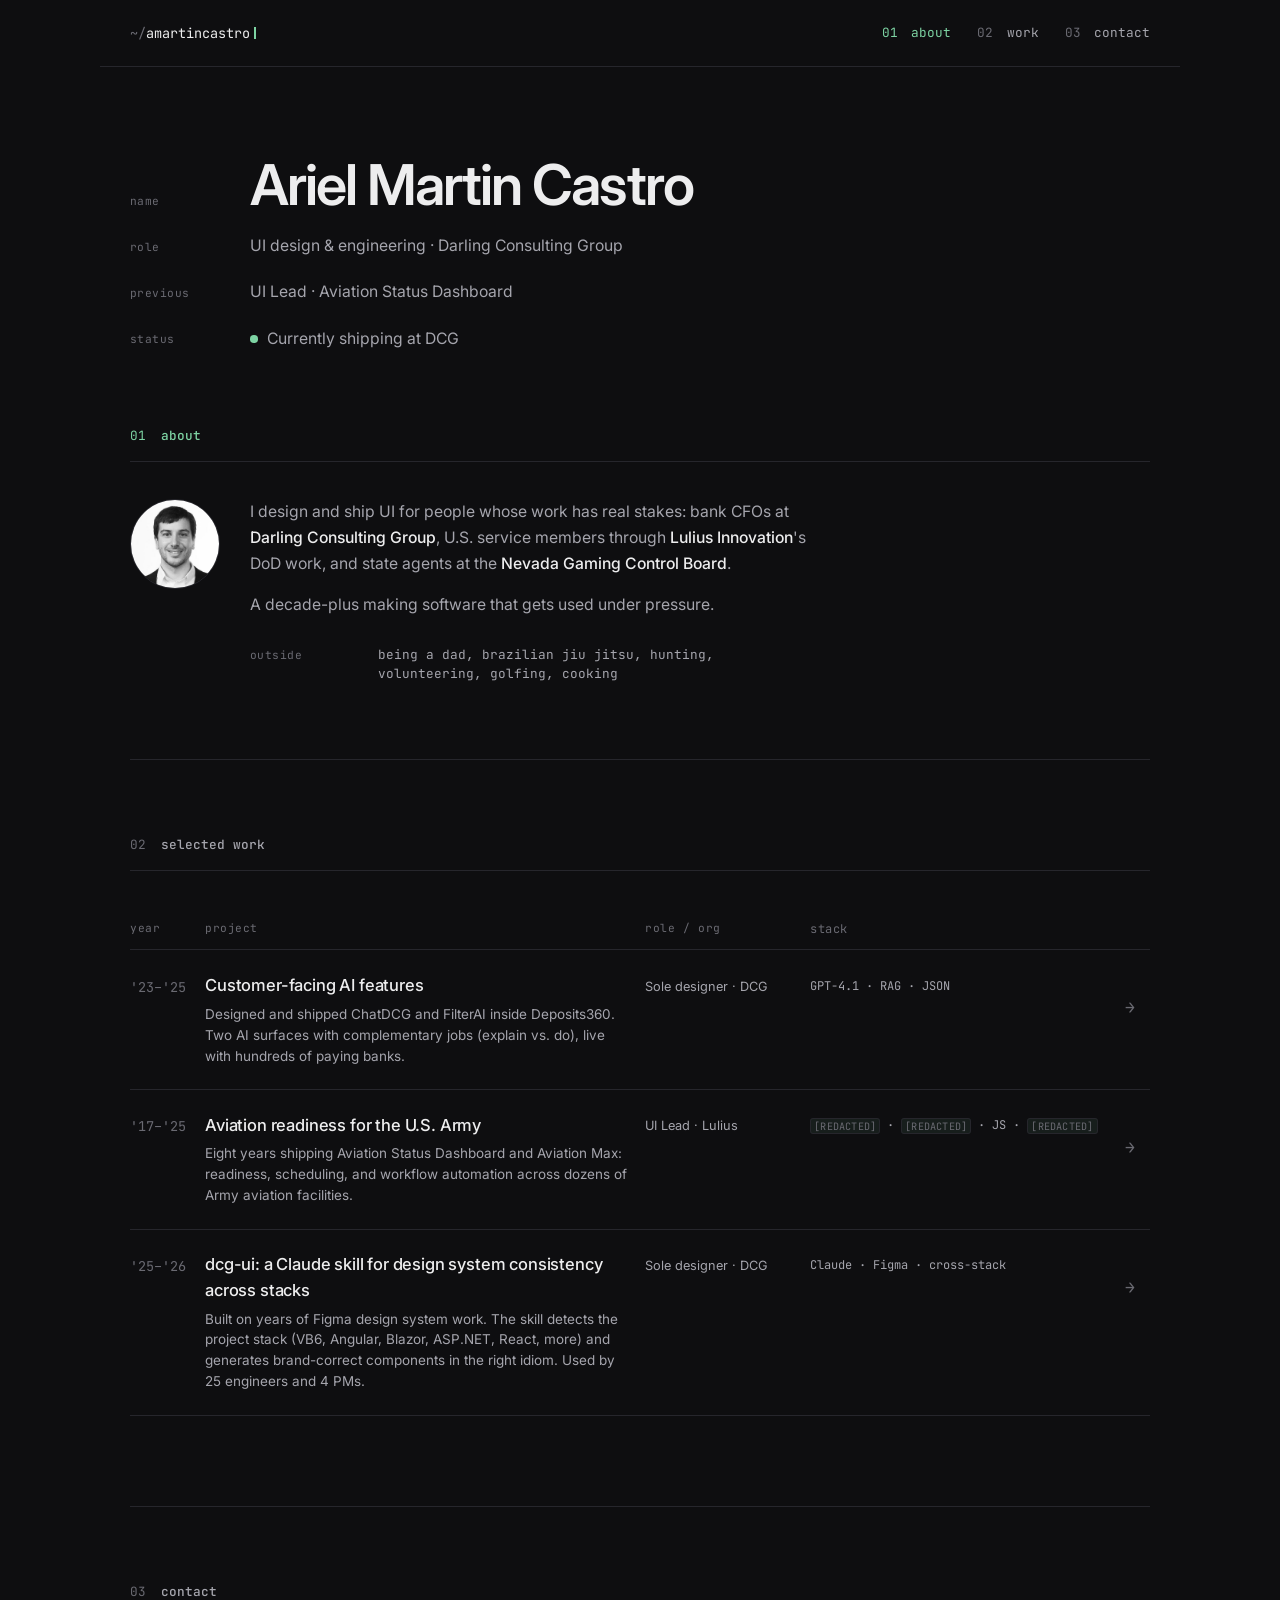
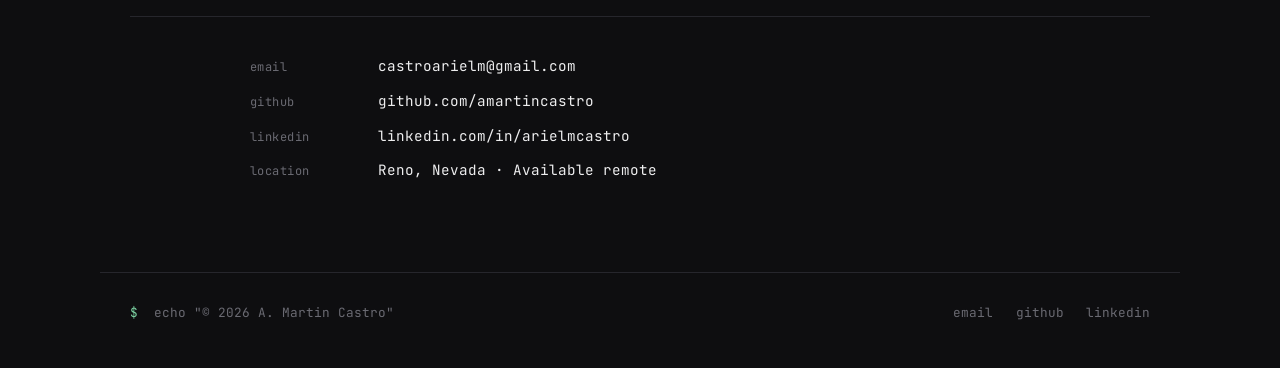
<file: index.html>
<!doctype html>
<html lang="en">
<head>
  <meta charset="utf-8" />
  <meta name="viewport" content="width=device-width, initial-scale=1" />
  <title>A. Martin Castro · Portfolio</title>
  <meta name="description" content="UI design and engineering. I build interfaces for bank CFOs at Darling Consulting Group, U.S. service members through Lulius Innovation's DoD work, and state agents at the Nevada Gaming Control Board." />
  <meta property="og:type" content="website" />
  <meta property="og:url" content="https://amartincastro.github.io/" />
  <meta property="og:title" content="Ariel Martin Castro · Portfolio" />
  <meta property="og:description" content="UI design and engineering. I build interfaces for bank CFOs at Darling Consulting Group, U.S. service members through Lulius Innovation's DoD work, and state agents at the Nevada Gaming Control Board." />
  <meta property="og:image" content="https://amartincastro.github.io/assets/og.png" />
  <meta property="og:image:width" content="1200" />
  <meta property="og:image:height" content="630" />
  <meta property="og:site_name" content="A. Martin Castro" />
  <meta name="twitter:card" content="summary_large_image" />
  <meta name="twitter:title" content="Ariel Martin Castro · Portfolio" />
  <meta name="twitter:description" content="UI design and engineering. I build interfaces for bank CFOs at Darling Consulting Group, U.S. service members through Lulius Innovation's DoD work, and state agents at the Nevada Gaming Control Board." />
  <meta name="twitter:image" content="https://amartincastro.github.io/assets/og.png" />
  <link rel="icon" type="image/svg+xml" href="assets/favicon.svg" />
  <link rel="preconnect" href="https://fonts.googleapis.com" />
  <link rel="preconnect" href="https://fonts.gstatic.com" crossorigin />
  <link href="https://fonts.googleapis.com/css2?family=Inter:wght@400;500;600;700&family=JetBrains+Mono:wght@400;500&display=swap" rel="stylesheet" />
  <link rel="stylesheet" href="styles.css" />
</head>
<body>
  <header class="site-header">
    <a href="#" class="brand-link" aria-label="Back to top">
      <div class="brand">
        <span class="brand-mark">~/</span><span class="brand-name">amartincastro</span>
      </div>
    </a>
    <nav>
      <a href="#about"><span class="nav-num">01</span> about</a>
      <a href="#work"><span class="nav-num">02</span> work</a>
      <a href="#contact"><span class="nav-num">03</span> contact</a>
    </nav>
  </header>

  <main>
    <section class="hero">
      <div class="hero-grid">
        <div class="hero-label">name</div>
        <h1 class="hero-name">Ariel Martin Castro</h1>

        <div class="hero-label">role</div>
        <p class="hero-role">UI design &amp; engineering · Darling Consulting Group</p>

        <div class="hero-label">previous</div>
        <p class="hero-role">UI Lead · Aviation Status Dashboard</p>

        <div class="hero-label">status</div>
        <p class="hero-status"><span class="pulse"></span> Currently shipping at DCG</p>
      </div>
    </section>

    <section id="about" class="about">
      <div class="section-head">
        <span class="section-num">01</span>
        <span class="section-label">About</span>
      </div>
      <div class="about-body">
        <img class="about-headshot" src="assets/headshot.jpg" alt="A. Martin Castro" />
        <div class="about-text">
          <p>
            I design and ship UI for people whose work has real stakes:
            bank CFOs at <strong>Darling Consulting Group</strong>,
            U.S. service members through <strong>Lulius Innovation</strong>'s DoD work,
            and state agents at the <strong>Nevada Gaming Control Board</strong>.
          </p>
          <p>
            A decade-plus making software that gets used under pressure.
          </p>
          <dl class="about-personal">
            <dt>outside</dt>
            <dd>being a dad, brazilian jiu jitsu, hunting, volunteering, golfing, cooking</dd>
          </dl>
        </div>
      </div>
    </section>

    <section id="work" class="work">
      <div class="section-head">
        <span class="section-num">02</span>
        <span class="section-label">Selected work</span>
      </div>

      <table class="project-table">
        <thead>
          <tr>
            <th class="col-year">year</th>
            <th class="col-title">project</th>
            <th class="col-role">role / org</th>
            <th class="col-stack">stack</th>
            <th class="col-link"></th>
          </tr>
        </thead>
        <tbody>
          <tr class="project-row">
            <td class="col-year">'23–'25</td>
            <td class="col-title">
              <span class="project-name">Customer-facing AI features</span>
              <span class="project-blurb">Designed and shipped ChatDCG and FilterAI inside Deposits360. Two AI surfaces with complementary jobs (explain vs. do), live with hundreds of paying banks.</span>
            </td>
            <td class="col-role">Sole designer · DCG</td>
            <td class="col-stack">GPT-4.1 ·&nbsp;RAG ·&nbsp;JSON</td>
            <td class="col-link"><a href="case-studies/customer-facing-ai/">→</a></td>
          </tr>
          <tr class="project-row">
            <td class="col-year">'17–'25</td>
            <td class="col-title">
              <span class="project-name">Aviation readiness for the U.S. Army</span>
              <span class="project-blurb">Eight years shipping Aviation Status Dashboard and Aviation Max: readiness, scheduling, and workflow automation across dozens of Army aviation facilities.</span>
            </td>
            <td class="col-role">UI Lead · Lulius</td>
            <td class="col-stack"><span class="redacted">[REDACTED]</span> ·&nbsp;<span class="redacted">[REDACTED]</span> ·&nbsp;JS ·&nbsp;<span class="redacted">[REDACTED]</span></td>
            <td class="col-link"><a href="case-studies/aviation-readiness/">→</a></td>
          </tr>
          <tr class="project-row">
            <td class="col-year">'25–'26</td>
            <td class="col-title">
              <span class="project-name">dcg-ui: a Claude skill for design system consistency across stacks</span>
              <span class="project-blurb">Built on years of Figma design system work. The skill detects the project stack (VB6, Angular, Blazor, ASP.NET, React, more) and generates brand-correct components in the right idiom. Used by 25 engineers and 4 PMs.</span>
            </td>
            <td class="col-role">Sole designer · DCG</td>
            <td class="col-stack">Claude ·&nbsp;Figma ·&nbsp;cross-stack</td>
            <td class="col-link"><a href="case-studies/dcg-ui/">→</a></td>
          </tr>
        </tbody>
      </table>
    </section>

    <section id="contact" class="contact">
      <div class="section-head">
        <span class="section-num">03</span>
        <span class="section-label">Contact</span>
      </div>
      <div class="contact-body">
        <dl class="contact-grid">
          <dt class="contact-label">email</dt>
          <dd class="contact-value">
            <a href="mailto:castroarielm@gmail.com">castroarielm@gmail.com</a>
          </dd>

          <dt class="contact-label">github</dt>
          <dd class="contact-value">
            <a href="https://github.com/amartincastro" target="_blank" rel="noopener">github.com/amartincastro</a>
          </dd>

          <dt class="contact-label">linkedin</dt>
          <dd class="contact-value">
            <a href="https://linkedin.com/in/arielmcastro" target="_blank" rel="noopener">linkedin.com/in/arielmcastro</a>
          </dd>

          <dt class="contact-label">location</dt>
          <dd class="contact-value">Reno, Nevada · Available remote</dd>
        </dl>
      </div>
    </section>
  </main>

  <footer class="site-footer">
    <div class="footer-left">
      <span class="prompt">$</span> echo "© 2026 A. Martin Castro"
    </div>
    <div class="footer-links">
      <a href="mailto:castroarielm@gmail.com">email</a>
      <a href="https://github.com/amartincastro">github</a>
      <a href="https://linkedin.com/in/arielmcastro">linkedin</a>
    </div>
  </footer>

  <script src="assets/main.js"></script>
  <script data-goatcounter="https://amartincastro.goatcounter.com/count"
          async src="//gc.zgo.at/count.js"></script>
</body>
</html>
</file>
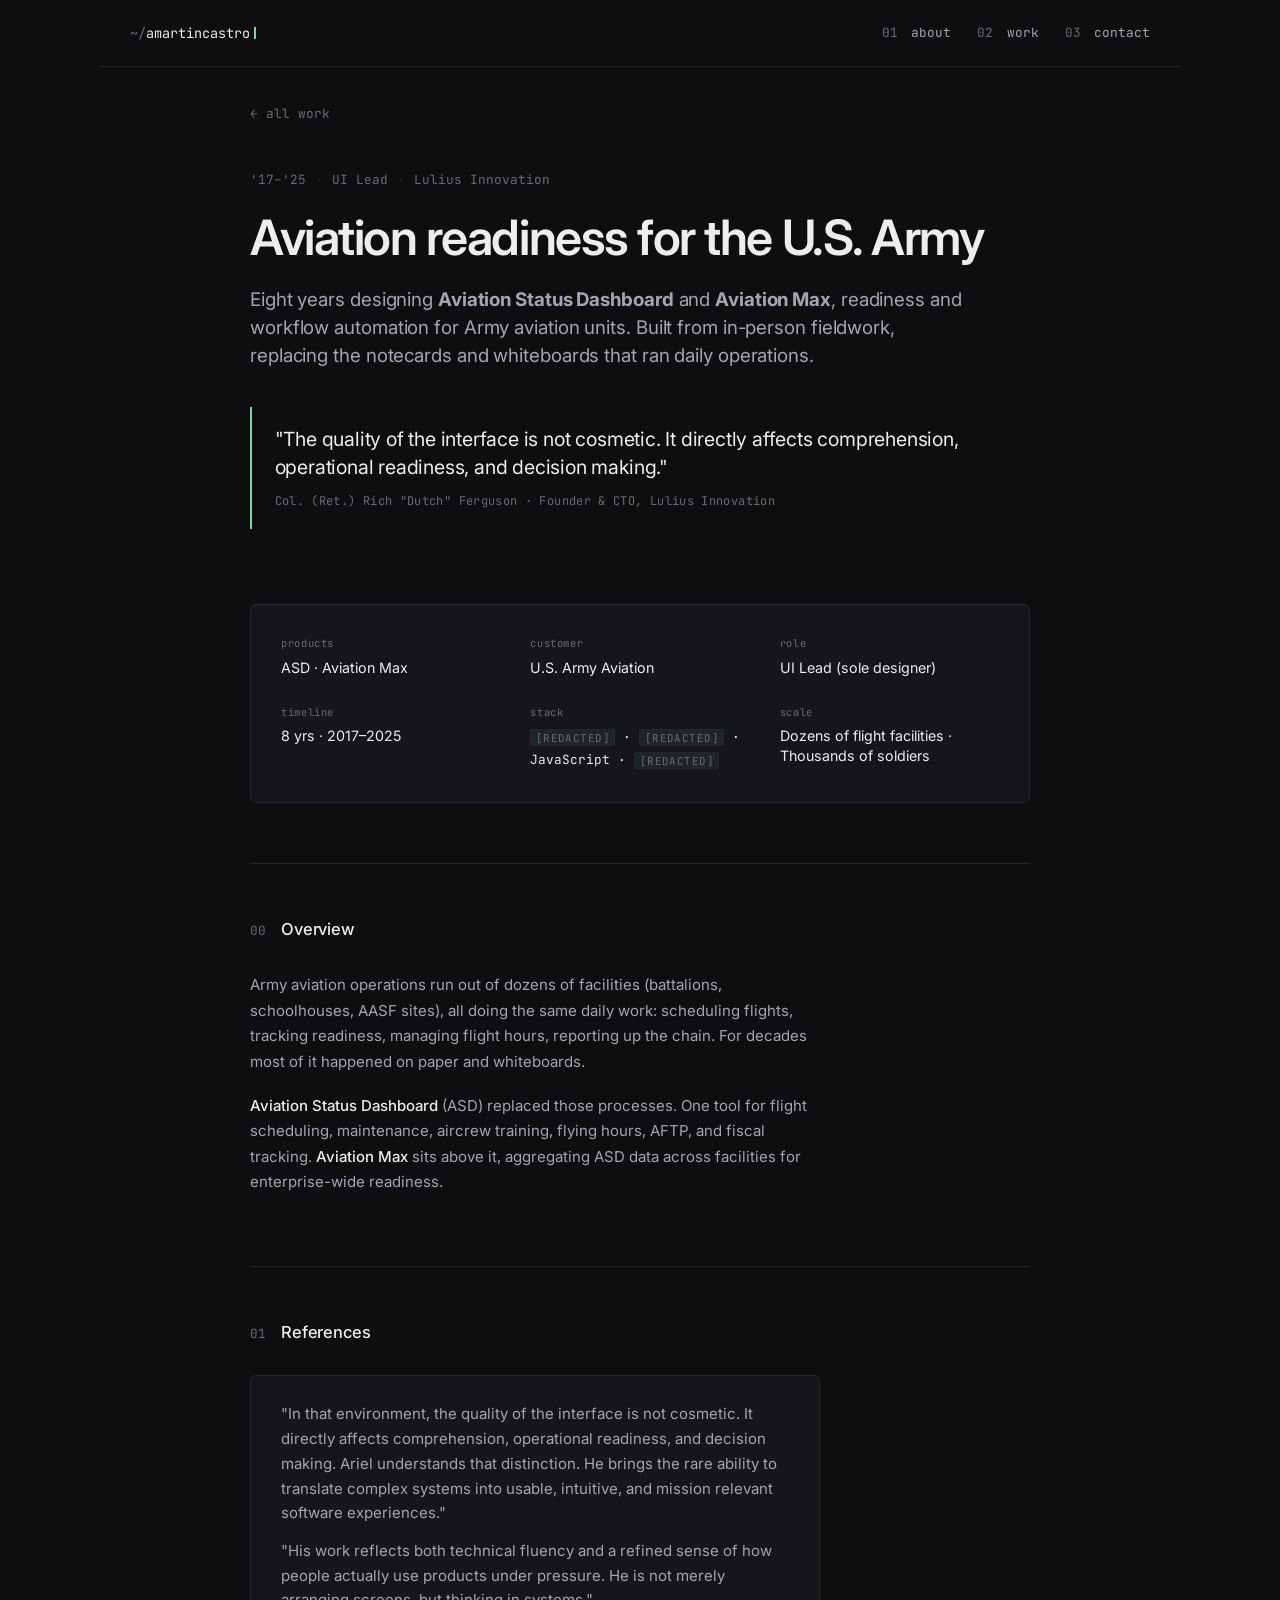
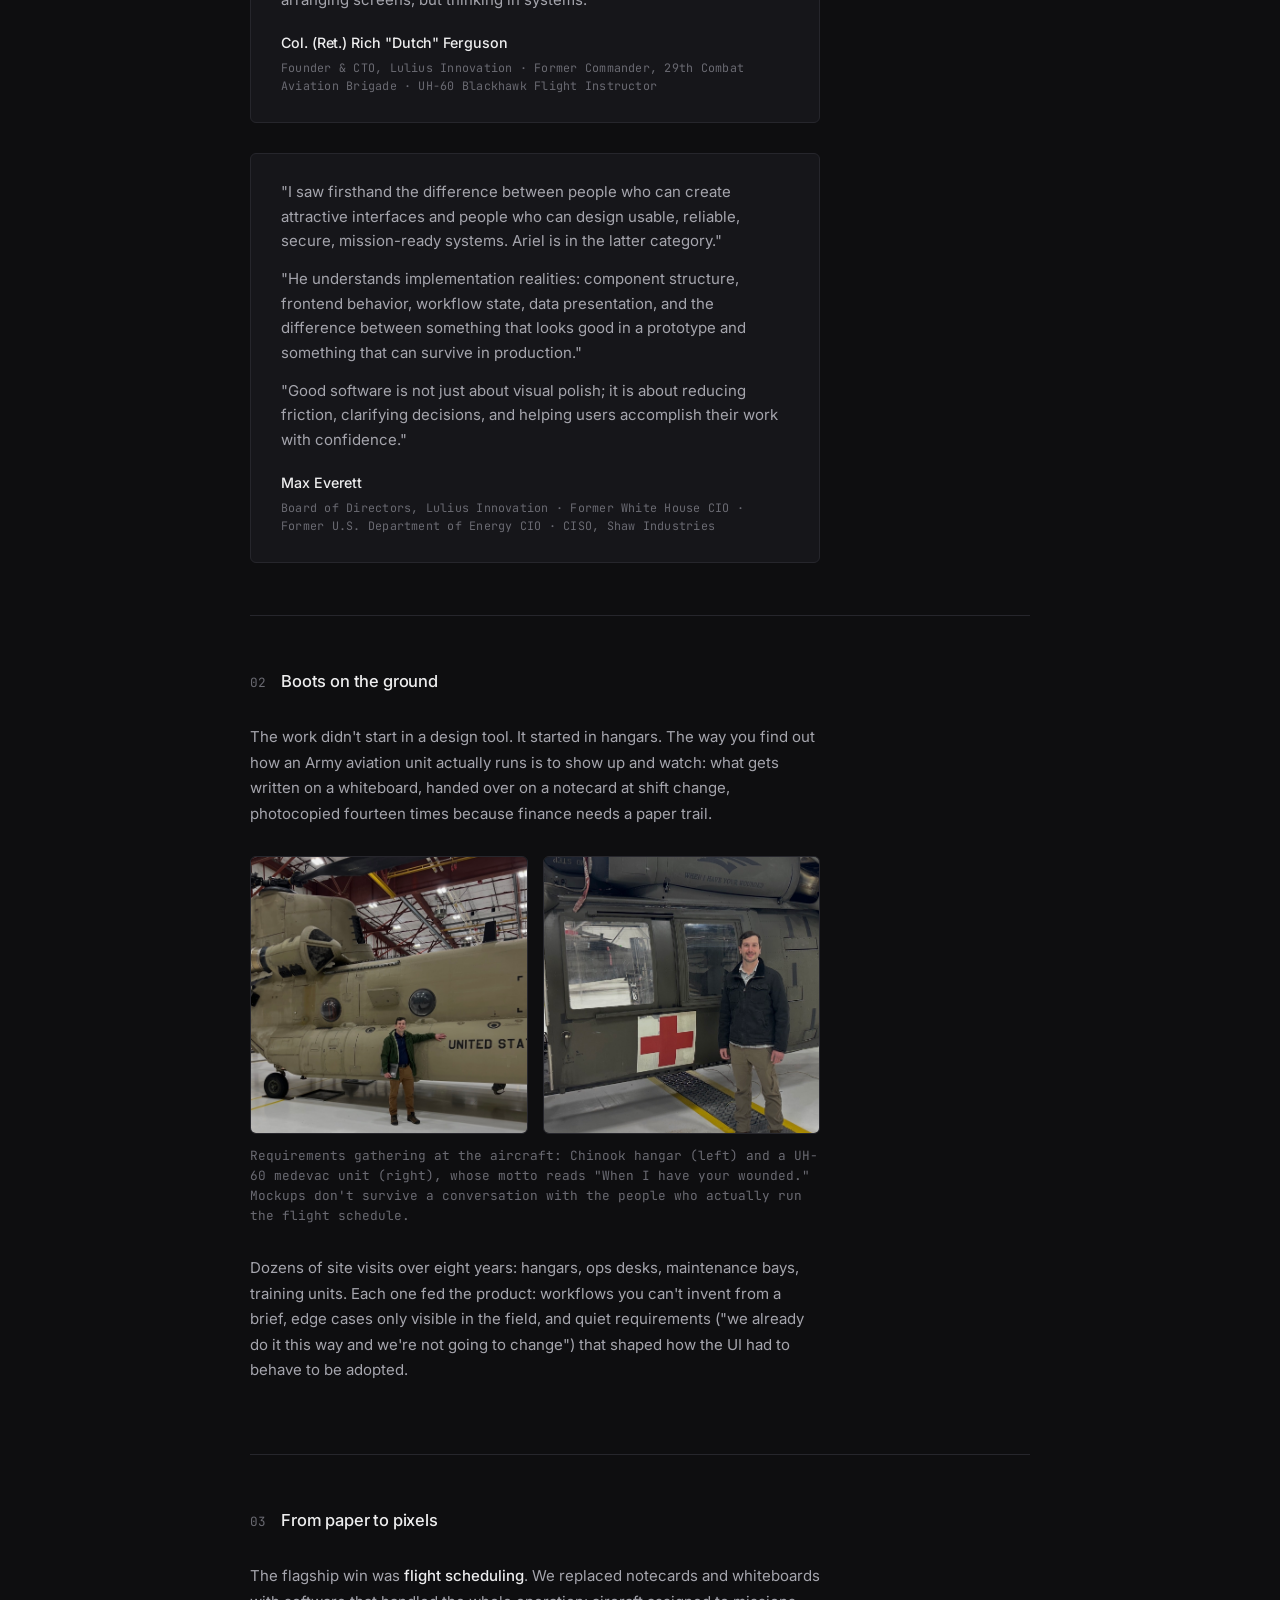
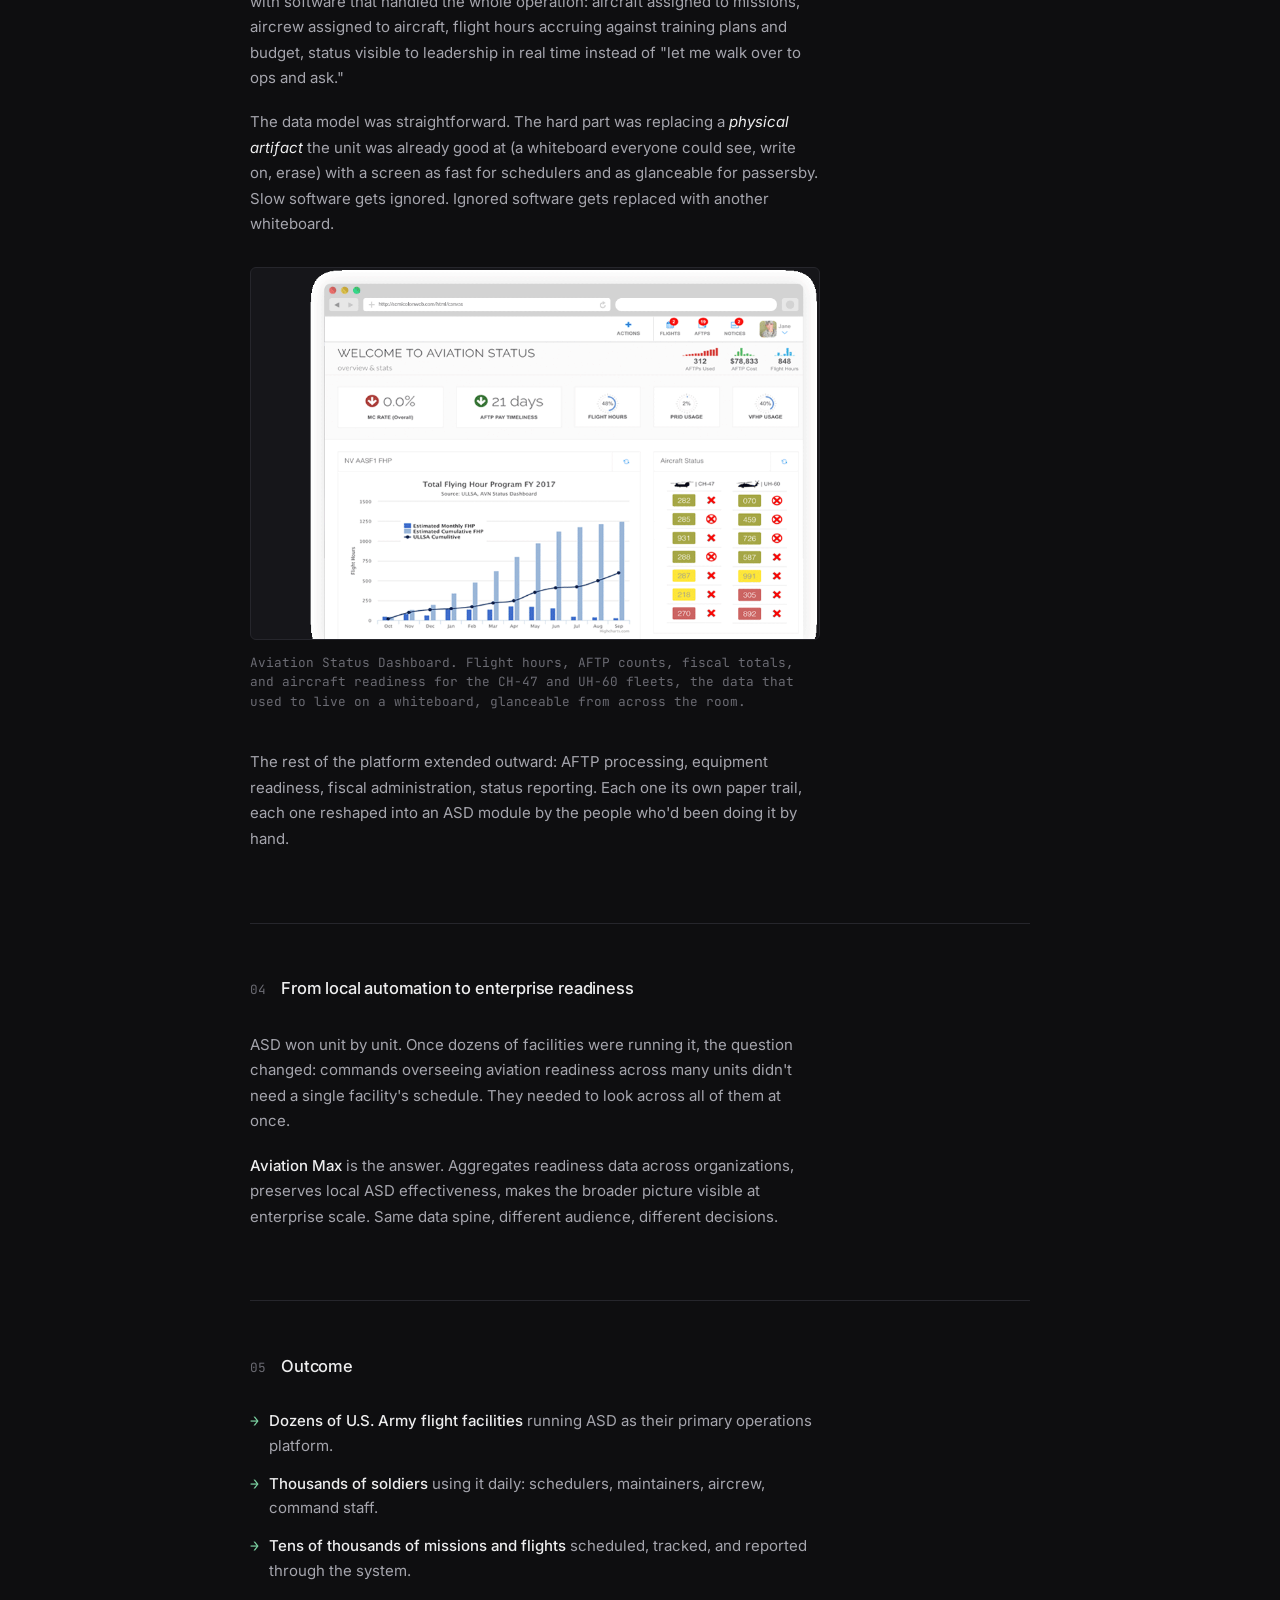
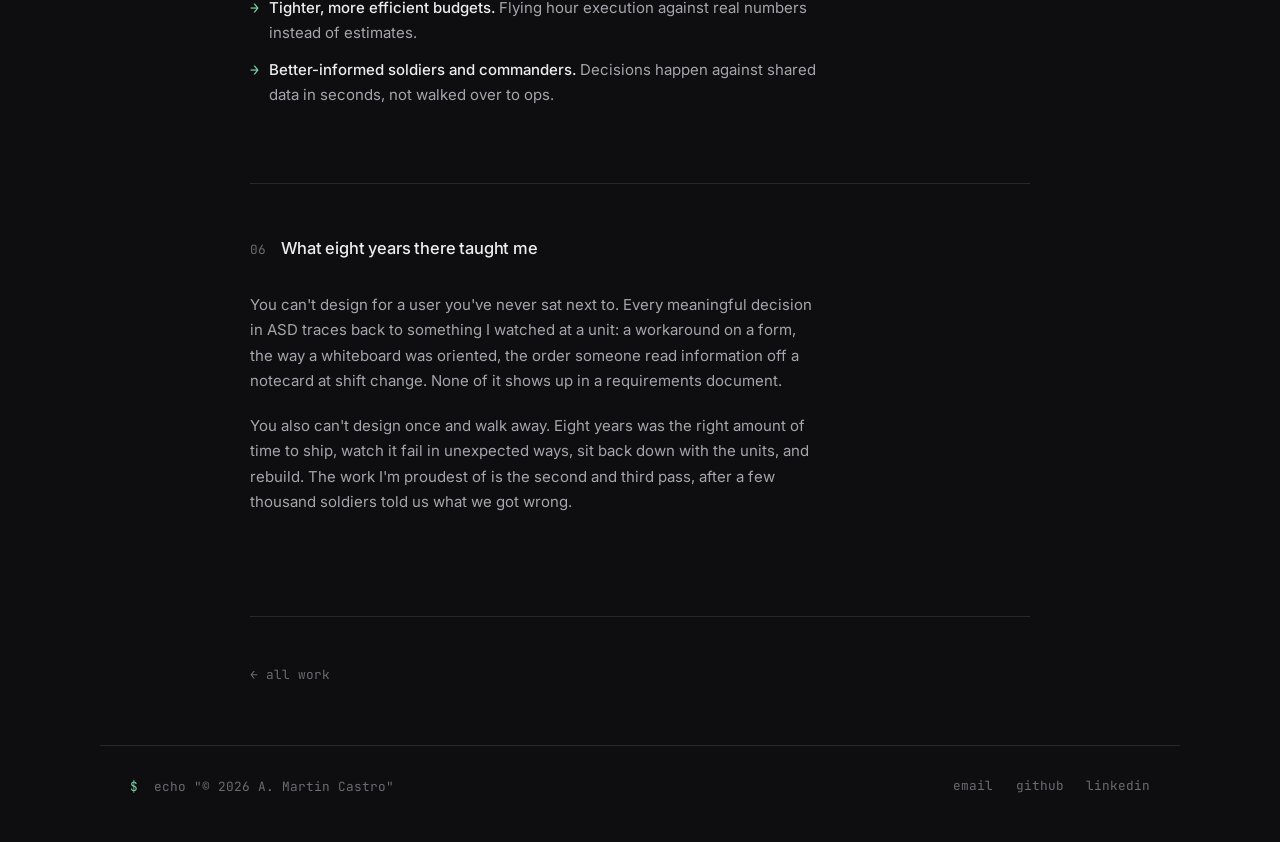
<file: case-studies/aviation-readiness/index.html>
<!doctype html>
<html lang="en">
<head>
  <meta charset="utf-8" />
  <meta name="viewport" content="width=device-width, initial-scale=1" />
  <title>Aviation readiness for the U.S. Army · A. Martin Castro</title>
  <meta name="description" content="Eight years designing Aviation Status Dashboard and Aviation Max for U.S. Army flight facilities. Notecards and whiteboards, replaced. Dozens of facilities, thousands of soldiers, tens of thousands of missions." />
  <meta property="og:type" content="article" />
  <meta property="og:url" content="https://amartincastro.github.io/case-studies/aviation-readiness/" />
  <meta property="og:title" content="Aviation readiness for the U.S. Army · A. Martin Castro" />
  <meta property="og:description" content="Eight years designing Aviation Status Dashboard and Aviation Max for U.S. Army flight facilities. Notecards and whiteboards, replaced. Dozens of facilities, thousands of soldiers, tens of thousands of missions." />
  <meta property="og:image" content="https://amartincastro.github.io/assets/og.png" />
  <meta property="og:image:width" content="1200" />
  <meta property="og:image:height" content="630" />
  <meta property="og:site_name" content="A. Martin Castro" />
  <meta name="twitter:card" content="summary_large_image" />
  <meta name="twitter:title" content="Aviation readiness for the U.S. Army · A. Martin Castro" />
  <meta name="twitter:description" content="Eight years designing Aviation Status Dashboard and Aviation Max for U.S. Army flight facilities. Notecards and whiteboards, replaced. Dozens of facilities, thousands of soldiers, tens of thousands of missions." />
  <meta name="twitter:image" content="https://amartincastro.github.io/assets/og.png" />
  <link rel="icon" type="image/svg+xml" href="../../assets/favicon.svg" />
  <link rel="preconnect" href="https://fonts.googleapis.com" />
  <link rel="preconnect" href="https://fonts.gstatic.com" crossorigin />
  <link href="https://fonts.googleapis.com/css2?family=Inter:wght@400;500;600;700&family=JetBrains+Mono:wght@400;500&display=swap" rel="stylesheet" />
  <link rel="stylesheet" href="../../styles.css" />
</head>
<body>
  <header class="site-header">
    <a href="../../" class="brand-link">
      <div class="brand">
        <span class="brand-mark">~/</span><span class="brand-name">amartincastro</span>
      </div>
    </a>
    <nav>
      <a href="../../#about"><span class="nav-num">01</span> about</a>
      <a href="../../#work"><span class="nav-num">02</span> work</a>
      <a href="../../#contact"><span class="nav-num">03</span> contact</a>
    </nav>
  </header>

  <main class="case-study">
    <a class="back-link" href="../../#work">← all work</a>

    <section class="case-hero">
      <div class="case-meta">
        <span>'17–'25</span>
        <span class="dot">·</span>
        <span>UI Lead</span>
        <span class="dot">·</span>
        <span>Lulius Innovation</span>
      </div>
      <h1 class="case-title">Aviation readiness for the U.S. Army</h1>
      <p class="case-lede">
        Eight years designing <strong>Aviation Status Dashboard</strong> and
        <strong>Aviation Max</strong>, readiness and workflow automation for
        Army aviation units. Built from in-person fieldwork, replacing the
        notecards and whiteboards that ran daily operations.
      </p>

      <aside class="pull-quote">
        <blockquote>
          "The quality of the interface is not cosmetic. It directly affects
          comprehension, operational readiness, and decision making."
        </blockquote>
        <p class="attribution">
          <a href="https://www.linkedin.com/in/richfergus/" target="_blank" rel="noopener">Col. (Ret.) Rich "Dutch" Ferguson</a> · Founder &amp; CTO, Lulius Innovation
        </p>
      </aside>
    </section>

    <section class="case-summary">
      <div class="summary-grid">
        <div class="summary-cell">
          <div class="summary-label">products</div>
          <div class="summary-value">ASD · Aviation Max</div>
        </div>
        <div class="summary-cell">
          <div class="summary-label">customer</div>
          <div class="summary-value">U.S. Army Aviation</div>
        </div>
        <div class="summary-cell">
          <div class="summary-label">role</div>
          <div class="summary-value">UI Lead (sole designer)</div>
        </div>
        <div class="summary-cell">
          <div class="summary-label">timeline</div>
          <div class="summary-value">8 yrs · 2017–2025</div>
        </div>
        <div class="summary-cell">
          <div class="summary-label">stack</div>
          <div class="summary-value redacted-line">
            <span class="redacted">[REDACTED]</span> ·
            <span class="redacted">[REDACTED]</span> ·
            JavaScript ·
            <span class="redacted">[REDACTED]</span>
          </div>
        </div>
        <div class="summary-cell">
          <div class="summary-label">scale</div>
          <div class="summary-value">Dozens of flight facilities · Thousands of soldiers</div>
        </div>
      </div>
    </section>

    <section class="case-section">
      <div class="section-head-cs">
        <span class="section-num">00</span>
        <span class="section-label">Overview</span>
      </div>
      <div class="case-body">
        <p>
          Army aviation operations run out of dozens of facilities
          (battalions, schoolhouses, AASF sites), all doing the same daily
          work: scheduling flights, tracking readiness, managing flight
          hours, reporting up the chain. For decades most of it happened on
          paper and whiteboards.
        </p>
        <p>
          <strong>Aviation Status Dashboard</strong> (ASD) replaced those
          processes. One tool for flight scheduling, maintenance, aircrew
          training, flying hours, AFTP, and fiscal tracking.
          <strong>Aviation Max</strong> sits above it, aggregating ASD data
          across facilities for enterprise-wide readiness.
        </p>
      </div>
    </section>

    <section class="case-section">
      <div class="section-head-cs">
        <span class="section-num">01</span>
        <span class="section-label">References</span>
      </div>
      <div class="case-body">
        <div class="testimonials">
          <div class="testimonial">
            <blockquote>
              <p>"In that environment, the quality of the interface is not cosmetic. It directly affects comprehension, operational readiness, and decision making. Ariel understands that distinction. He brings the rare ability to translate complex systems into usable, intuitive, and mission relevant software experiences."</p>
              <p>"His work reflects both technical fluency and a refined sense of how people actually use products under pressure. He is not merely arranging screens, but thinking in systems."</p>
            </blockquote>
            <div class="attribution">
              <strong><a href="https://www.linkedin.com/in/richfergus/" target="_blank" rel="noopener">Col. (Ret.) Rich "Dutch" Ferguson</a></strong>
              Founder &amp; CTO, Lulius Innovation · Former Commander, 29th Combat Aviation Brigade · UH-60 Blackhawk Flight Instructor
            </div>
          </div>

          <div class="testimonial">
            <blockquote>
              <p>"I saw firsthand the difference between people who can create attractive interfaces and people who can design usable, reliable, secure, mission-ready systems. Ariel is in the latter category."</p>
              <p>"He understands implementation realities: component structure, frontend behavior, workflow state, data presentation, and the difference between something that looks good in a prototype and something that can survive in production."</p>
              <p>"Good software is not just about visual polish; it is about reducing friction, clarifying decisions, and helping users accomplish their work with confidence."</p>
            </blockquote>
            <div class="attribution">
              <strong><a href="https://www.linkedin.com/in/maxeverett/" target="_blank" rel="noopener">Max Everett</a></strong>
              Board of Directors, Lulius Innovation · Former White House CIO · Former U.S. Department of Energy CIO · CISO, Shaw Industries
            </div>
          </div>
        </div>
      </div>
    </section>

    <section class="case-section">
      <div class="section-head-cs">
        <span class="section-num">02</span>
        <span class="section-label">Boots on the ground</span>
      </div>
      <div class="case-body">
        <p>
          The work didn't start in a design tool. It started in hangars.
          The way you find out how an Army aviation unit actually runs is to
          show up and watch: what gets written on a whiteboard, handed over
          on a notecard at shift change, photocopied fourteen times because
          finance needs a paper trail.
        </p>

        <div class="case-figures-row">
          <figure class="case-figure">
            <img src="../../assets/lulius/Image%20(3).jpg" alt="Martin next to a CH-47 Chinook helicopter inside an Army hangar" />
          </figure>
          <figure class="case-figure">
            <img src="../../assets/lulius/Image%20(2).jpg" alt="Martin next to a UH-60 Black Hawk medevac helicopter with WOLFPACK unit nose art" />
          </figure>
        </div>
        <p class="case-figures-caption">
          Requirements gathering at the aircraft: Chinook hangar (left)
          and a UH-60 medevac unit (right), whose motto reads "When I have
          your wounded." Mockups don't survive a conversation with the
          people who actually run the flight schedule.
        </p>

        <p>
          Dozens of site visits over eight years: hangars, ops desks,
          maintenance bays, training units. Each one fed the product:
          workflows you can't invent from a brief, edge cases only visible
          in the field, and quiet requirements ("we already do it this way
          and we're not going to change") that shaped how the UI had to
          behave to be adopted.
        </p>
      </div>
    </section>

    <section class="case-section">
      <div class="section-head-cs">
        <span class="section-num">03</span>
        <span class="section-label">From paper to pixels</span>
      </div>
      <div class="case-body">
        <p>
          The flagship win was <strong>flight scheduling</strong>. We replaced
          notecards and whiteboards with software that handled the whole
          operation: aircraft assigned to missions, aircrew assigned to
          aircraft, flight hours accruing against training plans and budget,
          status visible to leadership in real time instead of "let me walk
          over to ops and ask."
        </p>
        <p>
          The data model was straightforward. The hard part was replacing a
          <em>physical artifact</em> the unit was already good at (a
          whiteboard everyone could see, write on, erase) with a screen as
          fast for schedulers and as glanceable for passersby. Slow software
          gets ignored. Ignored software gets replaced with another whiteboard.
        </p>

        <figure class="case-figure">
          <img src="../../assets/lulius/main-fbrowser%20(1).png" alt="Aviation Status Dashboard showing flight hour totals, AFTP counts, fiscal cost, and aircraft readiness columns for CH-47 and UH-60 helicopters, alongside a flying hour program chart" />
          <figcaption>
            Aviation Status Dashboard. Flight hours, AFTP counts, fiscal
            totals, and aircraft readiness for the CH-47 and UH-60 fleets,
            the data that used to live on a whiteboard, glanceable from
            across the room.
          </figcaption>
        </figure>

        <p>
          The rest of the platform extended outward: AFTP processing,
          equipment readiness, fiscal administration, status reporting.
          Each one its own paper trail, each one reshaped into an ASD module
          by the people who'd been doing it by hand.
        </p>
      </div>
    </section>

    <section class="case-section">
      <div class="section-head-cs">
        <span class="section-num">04</span>
        <span class="section-label">From local automation to enterprise readiness</span>
      </div>
      <div class="case-body">
        <p>
          ASD won unit by unit. Once dozens of facilities were running it,
          the question changed: commands overseeing aviation readiness across
          many units didn't need a single facility's schedule. They needed
          to look across all of them at once.
        </p>
        <p>
          <strong>Aviation Max</strong> is the answer. Aggregates readiness
          data across organizations, preserves local ASD effectiveness, makes
          the broader picture visible at enterprise scale. Same data spine,
          different audience, different decisions.
        </p>
      </div>
    </section>

    <section class="case-section">
      <div class="section-head-cs">
        <span class="section-num">05</span>
        <span class="section-label">Outcome</span>
      </div>
      <div class="case-body">
        <ul class="ui-bullets">
          <li>
            <strong>Dozens of U.S. Army flight facilities</strong> running
            ASD as their primary operations platform.
          </li>
          <li>
            <strong>Thousands of soldiers</strong> using it daily: schedulers,
            maintainers, aircrew, command staff.
          </li>
          <li>
            <strong>Tens of thousands of missions and flights</strong>
            scheduled, tracked, and reported through the system.
          </li>
          <li>
            <strong>Tighter, more efficient budgets.</strong> Flying hour
            execution against real numbers instead of estimates.
          </li>
          <li>
            <strong>Better-informed soldiers and commanders.</strong>
            Decisions happen against shared data in seconds, not walked over
            to ops.
          </li>
        </ul>
      </div>
    </section>

    <section class="case-section">
      <div class="section-head-cs">
        <span class="section-num">06</span>
        <span class="section-label">What eight years there taught me</span>
      </div>
      <div class="case-body">
        <p>
          You can't design for a user you've never sat next to. Every
          meaningful decision in ASD traces back to something I watched at
          a unit: a workaround on a form, the way a whiteboard was
          oriented, the order someone read information off a notecard at
          shift change. None of it shows up in a requirements document.
        </p>
        <p>
          You also can't design once and walk away. Eight years was the
          right amount of time to ship, watch it fail in unexpected ways,
          sit back down with the units, and rebuild. The work I'm proudest
          of is the second and third pass, after a few thousand soldiers
          told us what we got wrong.
        </p>
      </div>
    </section>

    <nav class="case-footer-nav">
      <a class="back-link" href="../../#work">← all work</a>
    </nav>
  </main>

  <footer class="site-footer">
    <div class="footer-left">
      <span class="prompt">$</span> echo "© 2026 A. Martin Castro"
    </div>
    <div class="footer-links">
      <a href="mailto:castroarielm@gmail.com">email</a>
      <a href="https://github.com/amartincastro">github</a>
      <a href="https://linkedin.com/in/arielmcastro">linkedin</a>
    </div>
  </footer>

  <script src="../../assets/main.js"></script>
  <script data-goatcounter="https://amartincastro.goatcounter.com/count"
          async src="//gc.zgo.at/count.js"></script>
</body>
</html>
</file>
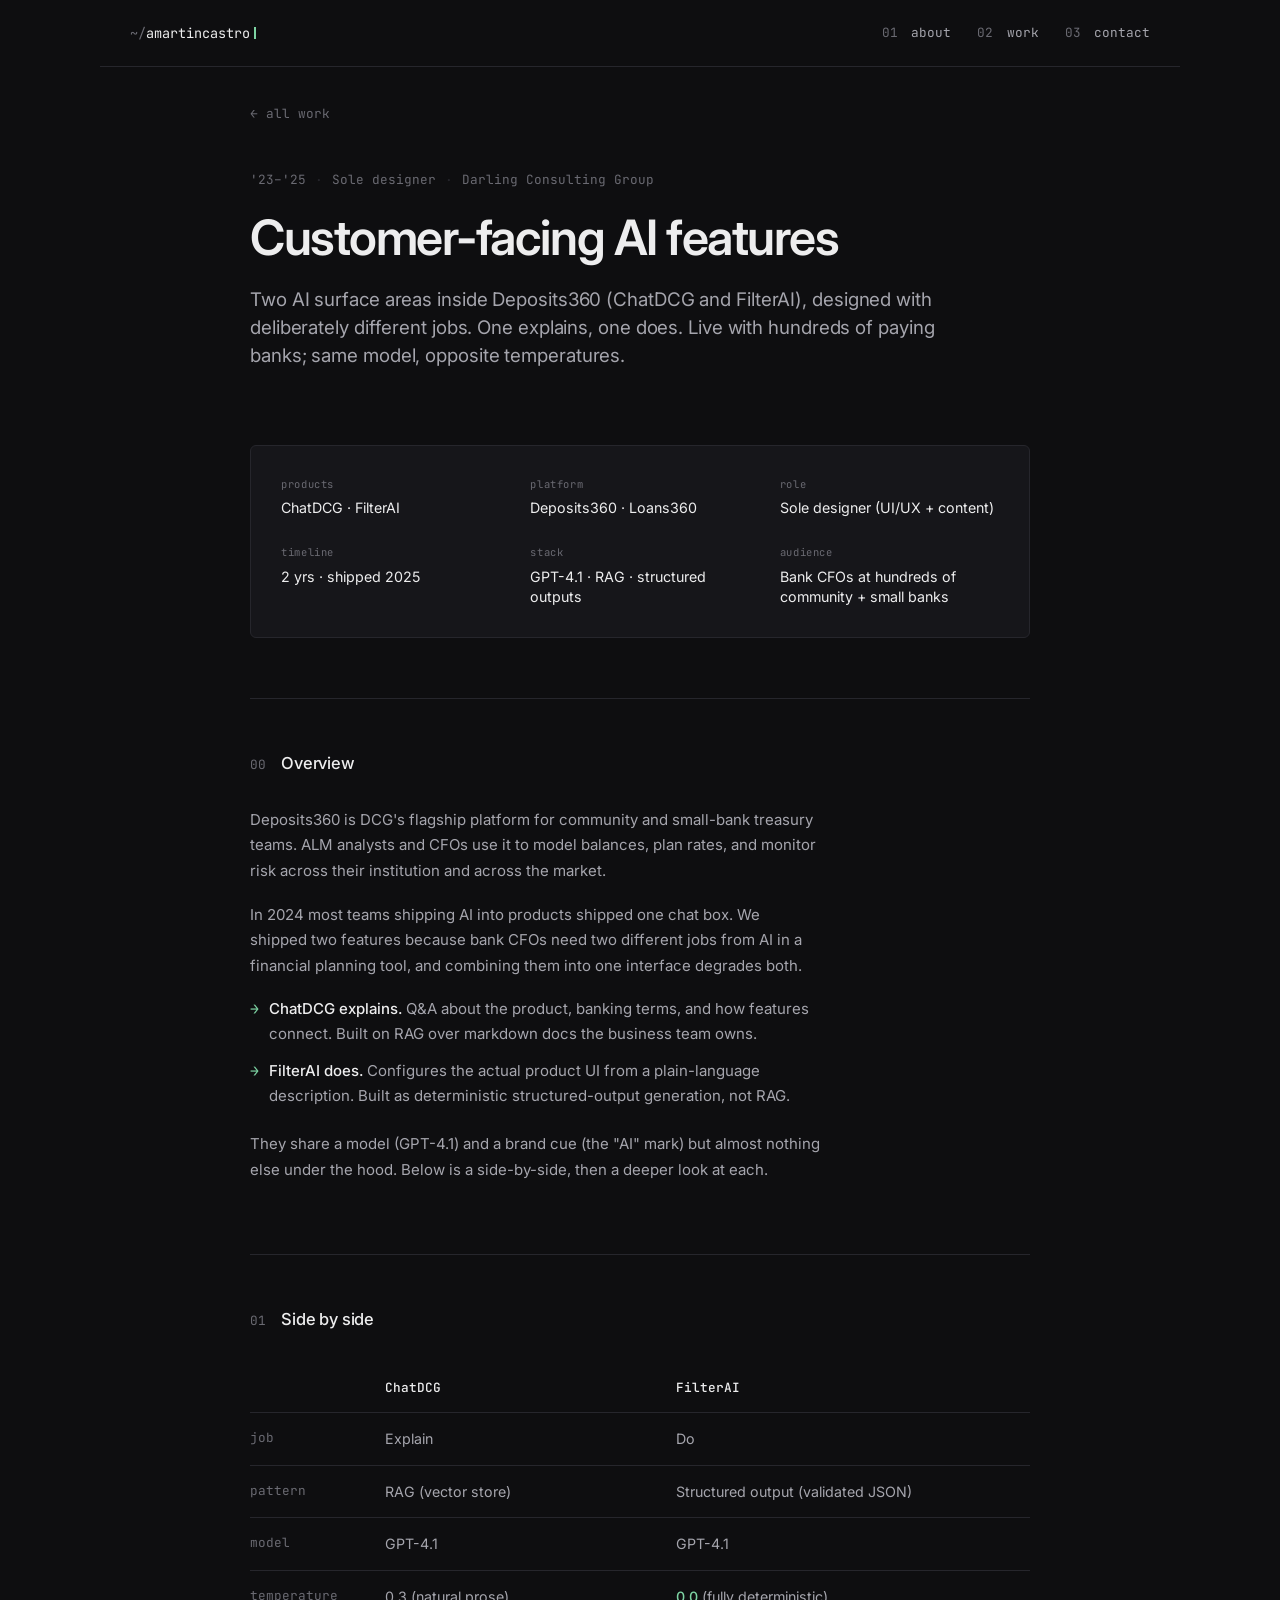
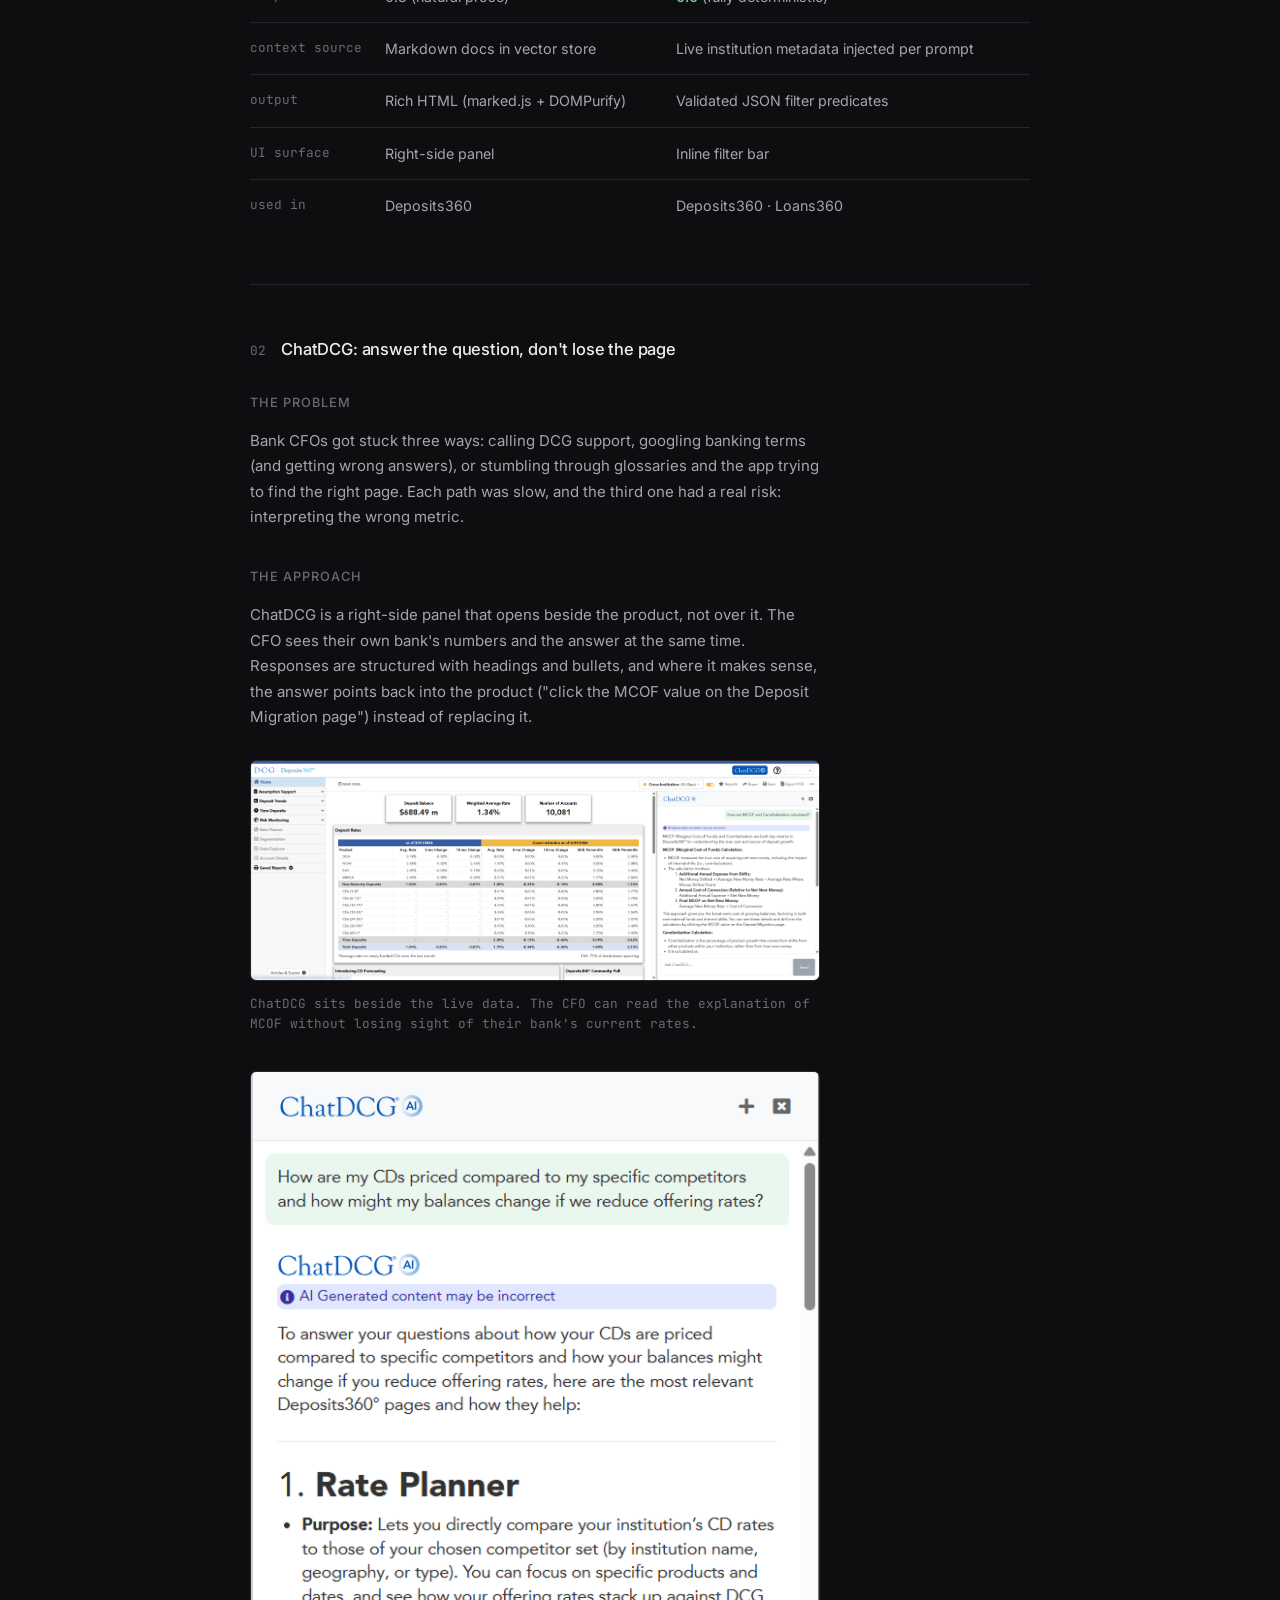
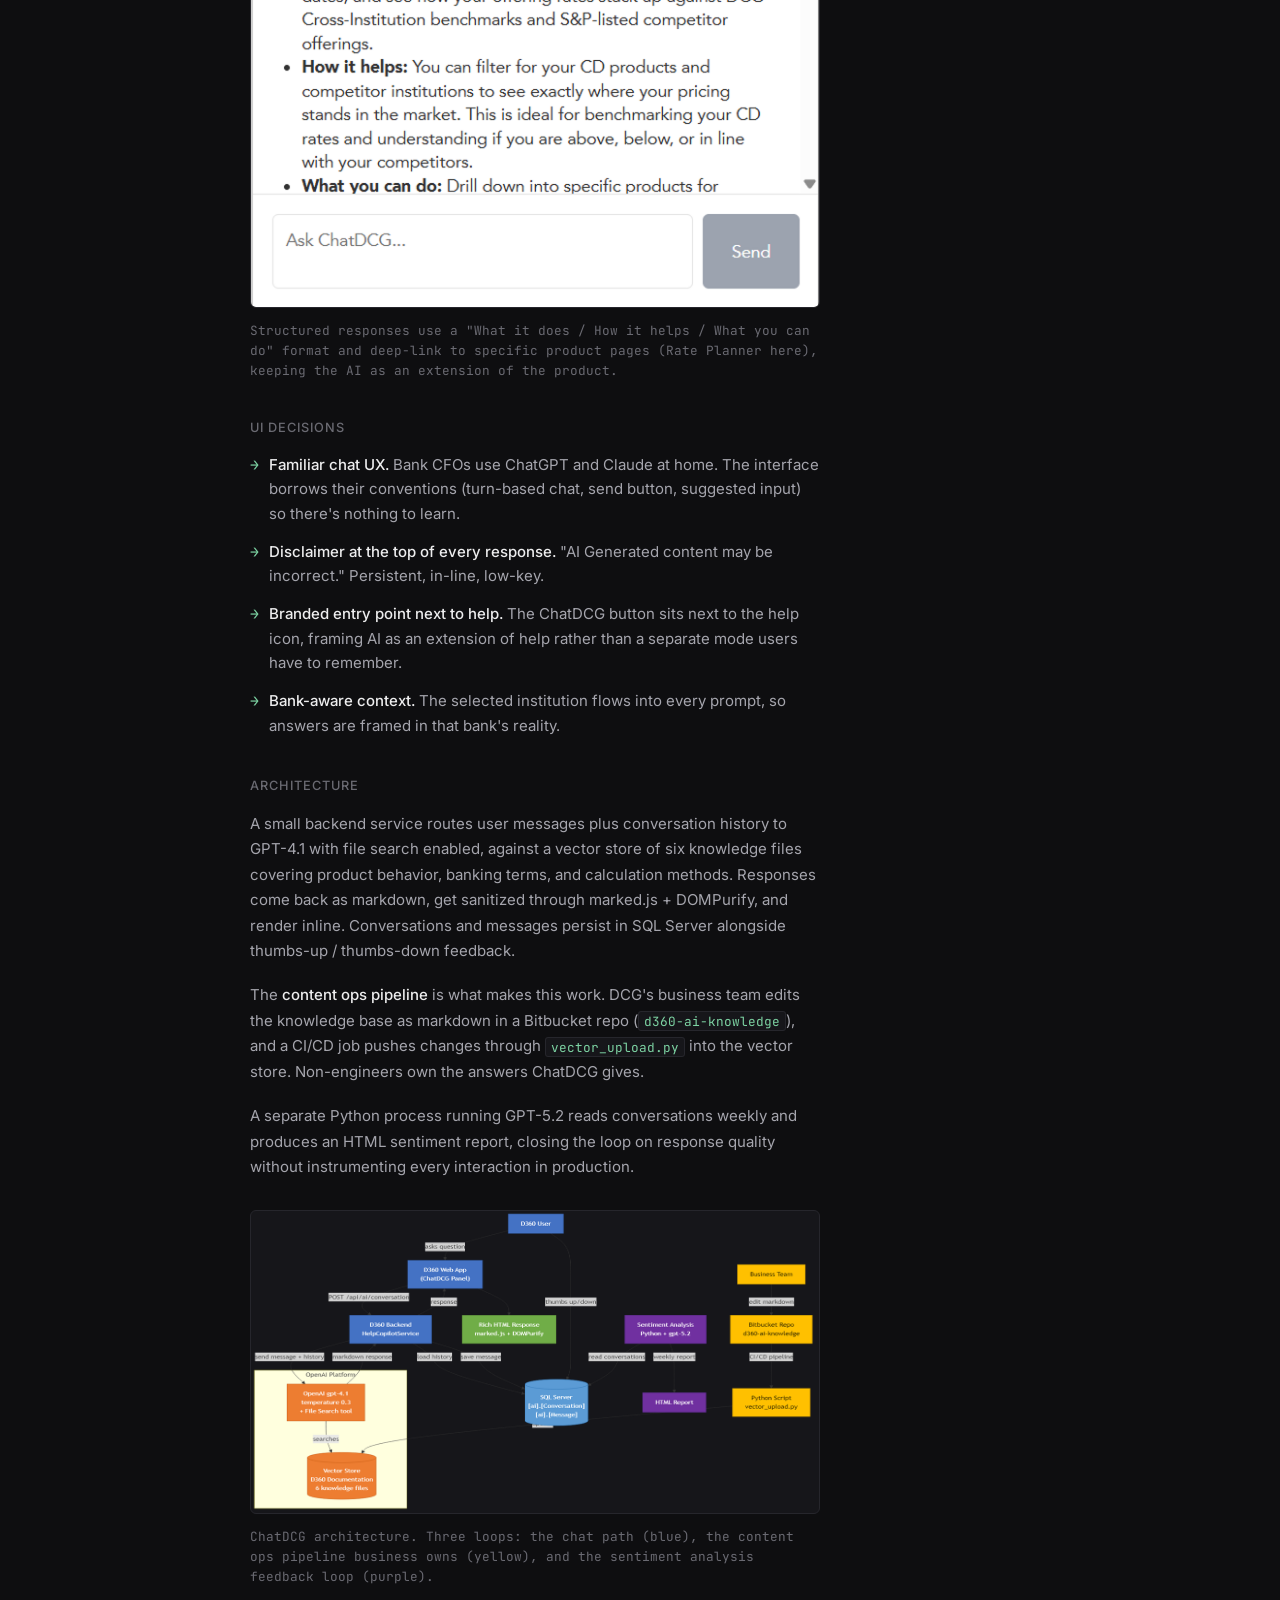
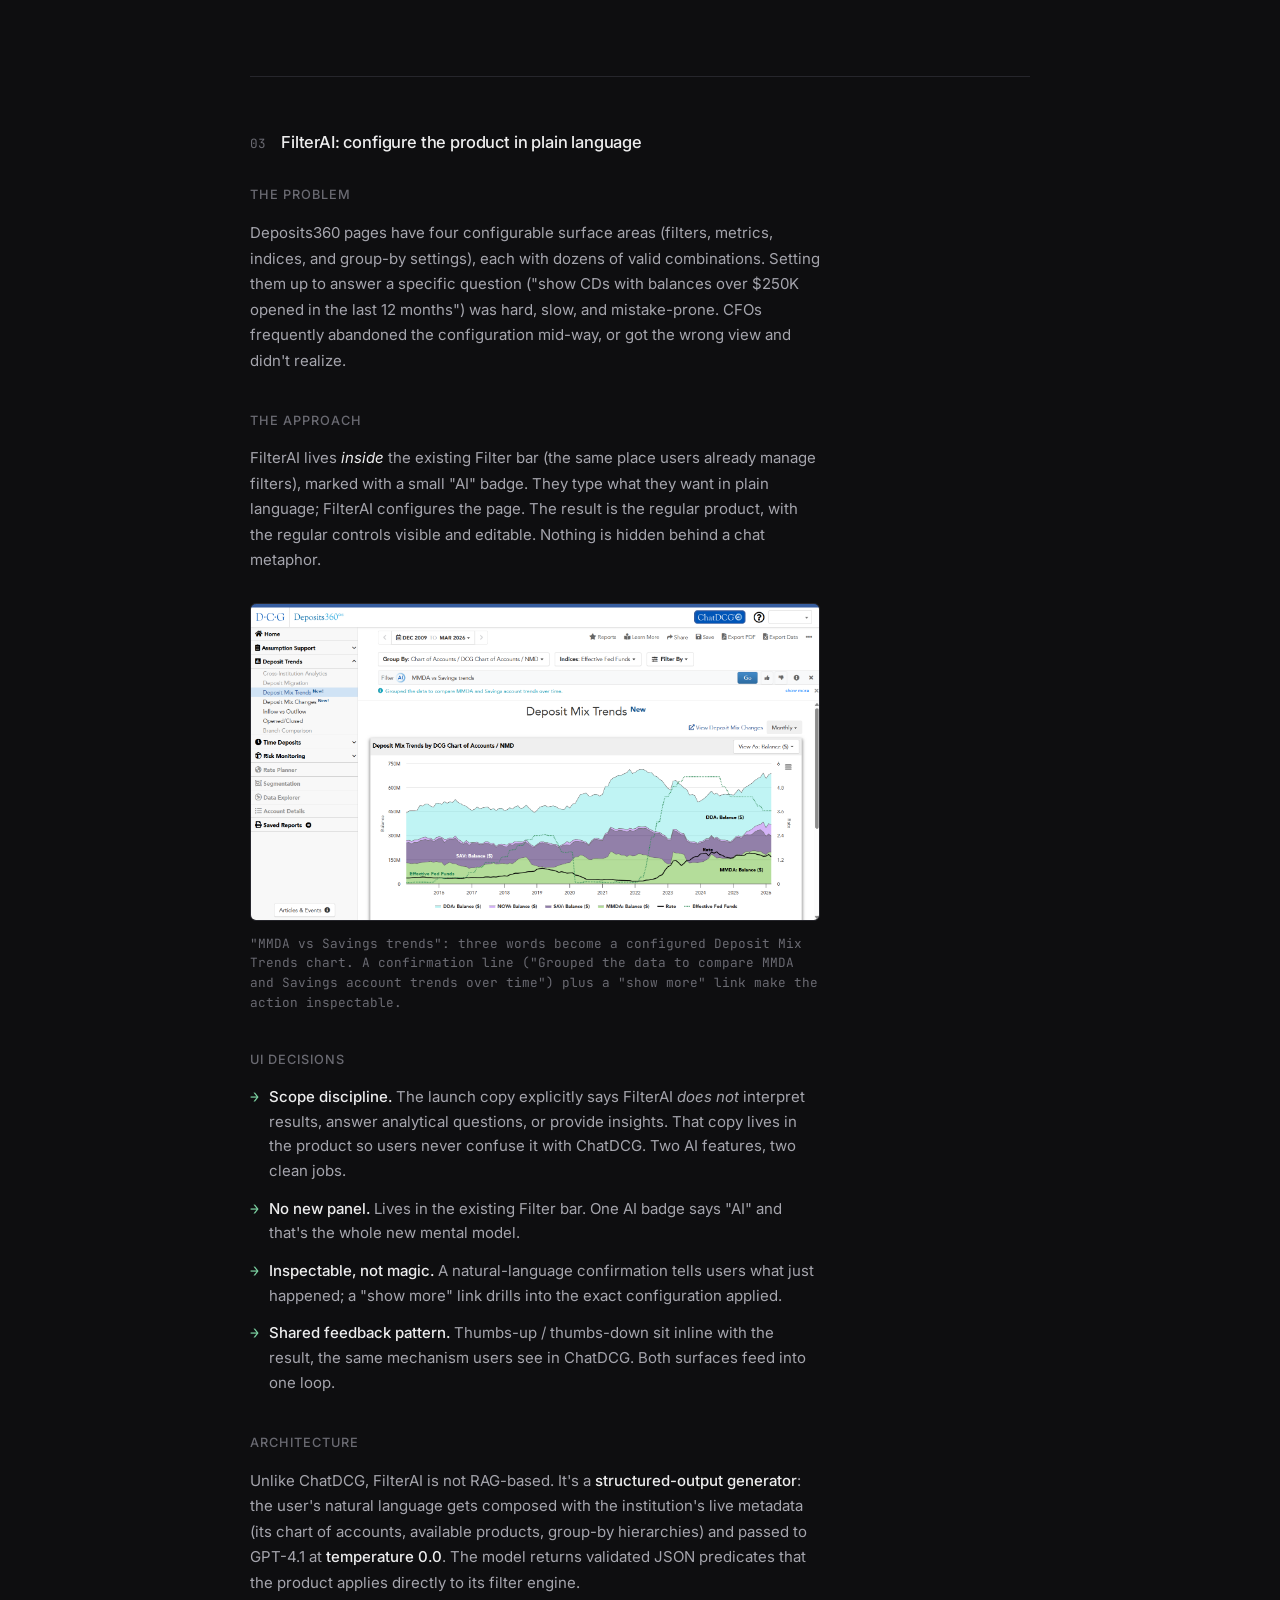
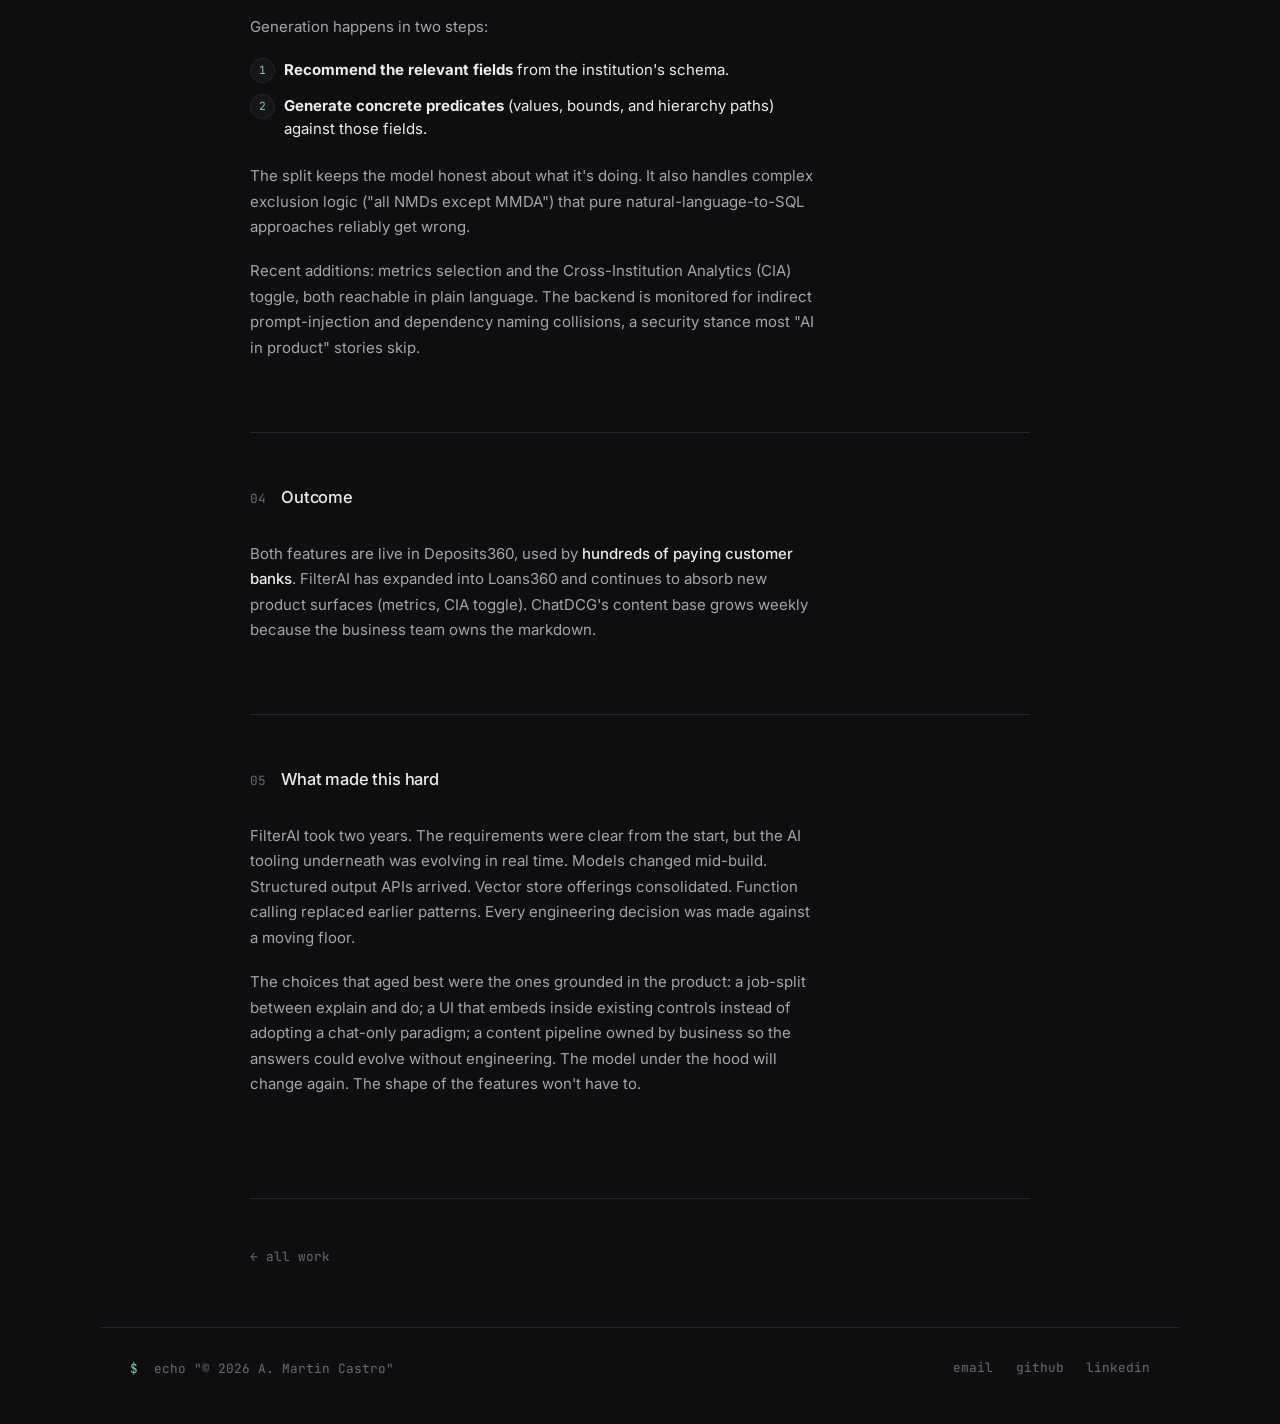
<file: case-studies/customer-facing-ai/index.html>
<!doctype html>
<html lang="en">
<head>
  <meta charset="utf-8" />
  <meta name="viewport" content="width=device-width, initial-scale=1" />
  <title>Customer-facing AI features · A. Martin Castro</title>
  <meta name="description" content="How I designed ChatDCG and FilterAI inside Deposits360. Two AI features with deliberately different jobs. Same model, opposite temperatures. Live with hundreds of paying banks." />
  <meta property="og:type" content="article" />
  <meta property="og:url" content="https://amartincastro.github.io/case-studies/customer-facing-ai/" />
  <meta property="og:title" content="Customer-facing AI features · A. Martin Castro" />
  <meta property="og:description" content="How I designed ChatDCG and FilterAI inside Deposits360. Two AI features with deliberately different jobs. Same model, opposite temperatures. Live with hundreds of paying banks." />
  <meta property="og:image" content="https://amartincastro.github.io/assets/og.png" />
  <meta property="og:image:width" content="1200" />
  <meta property="og:image:height" content="630" />
  <meta property="og:site_name" content="A. Martin Castro" />
  <meta name="twitter:card" content="summary_large_image" />
  <meta name="twitter:title" content="Customer-facing AI features · A. Martin Castro" />
  <meta name="twitter:description" content="How I designed ChatDCG and FilterAI inside Deposits360. Two AI features with deliberately different jobs. Same model, opposite temperatures. Live with hundreds of paying banks." />
  <meta name="twitter:image" content="https://amartincastro.github.io/assets/og.png" />
  <link rel="icon" type="image/svg+xml" href="../../assets/favicon.svg" />
  <link rel="preconnect" href="https://fonts.googleapis.com" />
  <link rel="preconnect" href="https://fonts.gstatic.com" crossorigin />
  <link href="https://fonts.googleapis.com/css2?family=Inter:wght@400;500;600;700&family=JetBrains+Mono:wght@400;500&display=swap" rel="stylesheet" />
  <link rel="stylesheet" href="../../styles.css" />
</head>
<body>
  <header class="site-header">
    <a href="../../" class="brand-link">
      <div class="brand">
        <span class="brand-mark">~/</span><span class="brand-name">amartincastro</span>
      </div>
    </a>
    <nav>
      <a href="../../#about"><span class="nav-num">01</span> about</a>
      <a href="../../#work"><span class="nav-num">02</span> work</a>
      <a href="../../#contact"><span class="nav-num">03</span> contact</a>
    </nav>
  </header>

  <main class="case-study">
    <a class="back-link" href="../../#work">← all work</a>

    <section class="case-hero">
      <div class="case-meta">
        <span>'23–'25</span>
        <span class="dot">·</span>
        <span>Sole designer</span>
        <span class="dot">·</span>
        <span>Darling Consulting Group</span>
      </div>
      <h1 class="case-title">Customer-facing AI features</h1>
      <p class="case-lede">
        Two AI surface areas inside Deposits360 (ChatDCG and FilterAI), designed
        with deliberately different jobs. One explains, one does. Live with hundreds
        of paying banks; same model, opposite temperatures.
      </p>
    </section>

    <section class="case-summary">
      <div class="summary-grid">
        <div class="summary-cell">
          <div class="summary-label">products</div>
          <div class="summary-value">ChatDCG · FilterAI</div>
        </div>
        <div class="summary-cell">
          <div class="summary-label">platform</div>
          <div class="summary-value">Deposits360 · Loans360</div>
        </div>
        <div class="summary-cell">
          <div class="summary-label">role</div>
          <div class="summary-value">Sole designer (UI/UX + content)</div>
        </div>
        <div class="summary-cell">
          <div class="summary-label">timeline</div>
          <div class="summary-value">2 yrs · shipped 2025</div>
        </div>
        <div class="summary-cell">
          <div class="summary-label">stack</div>
          <div class="summary-value">GPT-4.1 · RAG · structured outputs</div>
        </div>
        <div class="summary-cell">
          <div class="summary-label">audience</div>
          <div class="summary-value">Bank CFOs at hundreds of community + small banks</div>
        </div>
      </div>
    </section>

    <section class="case-section">
      <div class="section-head-cs">
        <span class="section-num">00</span>
        <span class="section-label">Overview</span>
      </div>
      <div class="case-body">
        <p>
          Deposits360 is DCG's flagship platform for community and small-bank
          treasury teams. ALM analysts and CFOs use it to model balances, plan
          rates, and monitor risk across their institution and across the market.
        </p>
        <p>
          In 2024 most teams shipping AI into products shipped one chat box. We
          shipped two features because bank CFOs need two different jobs from AI
          in a financial planning tool, and combining them into one interface
          degrades both.
        </p>
        <ul class="job-split">
          <li><strong>ChatDCG explains.</strong> Q&amp;A about the product, banking terms, and how features connect. Built on RAG over markdown docs the business team owns.</li>
          <li><strong>FilterAI does.</strong> Configures the actual product UI from a plain-language description. Built as deterministic structured-output generation, not RAG.</li>
        </ul>
        <p>
          They share a model (GPT-4.1) and a brand cue (the "AI" mark) but
          almost nothing else under the hood. Below is a side-by-side, then a
          deeper look at each.
        </p>
      </div>
    </section>

    <section class="case-section">
      <div class="section-head-cs">
        <span class="section-num">01</span>
        <span class="section-label">Side by side</span>
      </div>
      <div class="comparison">
        <table class="comparison-table">
          <thead>
            <tr>
              <th></th>
              <th>ChatDCG</th>
              <th>FilterAI</th>
            </tr>
          </thead>
          <tbody>
            <tr><td>job</td><td>Explain</td><td>Do</td></tr>
            <tr><td>pattern</td><td>RAG (vector store)</td><td>Structured output (validated JSON)</td></tr>
            <tr><td>model</td><td>GPT-4.1</td><td>GPT-4.1</td></tr>
            <tr><td>temperature</td><td>0.3 (natural prose)</td><td><strong>0.0</strong> (fully deterministic)</td></tr>
            <tr><td>context source</td><td>Markdown docs in vector store</td><td>Live institution metadata injected per prompt</td></tr>
            <tr><td>output</td><td>Rich HTML (marked.js + DOMPurify)</td><td>Validated JSON filter predicates</td></tr>
            <tr><td>UI surface</td><td>Right-side panel</td><td>Inline filter bar</td></tr>
            <tr><td>used in</td><td>Deposits360</td><td>Deposits360 · Loans360</td></tr>
          </tbody>
        </table>
      </div>
    </section>

    <section class="case-section">
      <div class="section-head-cs">
        <span class="section-num">02</span>
        <span class="section-label">ChatDCG: answer the question, don't lose the page</span>
      </div>
      <div class="case-body">
        <h3>The problem</h3>
        <p>
          Bank CFOs got stuck three ways: calling DCG support, googling banking
          terms (and getting wrong answers), or stumbling through glossaries
          and the app trying to find the right page. Each path was slow, and
          the third one had a real risk: interpreting the wrong metric.
        </p>

        <h3>The approach</h3>
        <p>
          ChatDCG is a right-side panel that opens beside the product, not over
          it. The CFO sees their own bank's numbers and the answer at the same
          time. Responses are structured with headings and bullets, and where
          it makes sense, the answer points back into the product
          ("click the MCOF value on the Deposit Migration page") instead of
          replacing it.
        </p>

        <figure class="case-figure">
          <img src="../../assets/chatdcg/chatdcg.png" alt="ChatDCG panel open beside Deposits360, answering a question about MCOF and Cannibalization calculations" />
          <figcaption>
            ChatDCG sits beside the live data. The CFO can read the explanation
            of MCOF without losing sight of their bank's current rates.
          </figcaption>
        </figure>

        <figure class="case-figure">
          <img src="../../assets/chatdcg/image%203.png" alt="ChatDCG detail showing a structured response with What it does / How it helps / What you can do sub-bullets" />
          <figcaption>
            Structured responses use a "What it does / How it helps / What you
            can do" format and deep-link to specific product pages (Rate
            Planner here), keeping the AI as an extension of the product.
          </figcaption>
        </figure>

        <h3>UI decisions</h3>
        <ul class="ui-bullets">
          <li>
            <strong>Familiar chat UX.</strong> Bank CFOs use ChatGPT and Claude
            at home. The interface borrows their conventions (turn-based chat,
            send button, suggested input) so there's nothing to learn.
          </li>
          <li>
            <strong>Disclaimer at the top of every response.</strong> "AI
            Generated content may be incorrect." Persistent, in-line, low-key.
          </li>
          <li>
            <strong>Branded entry point next to help.</strong> The ChatDCG
            button sits next to the help icon, framing AI as an extension of
            help rather than a separate mode users have to remember.
          </li>
          <li>
            <strong>Bank-aware context.</strong> The selected institution flows
            into every prompt, so answers are framed in that bank's reality.
          </li>
        </ul>

        <h3>Architecture</h3>
        <p>
          A small backend service routes user messages plus conversation
          history to GPT-4.1 with file search enabled, against a vector store
          of six knowledge files covering product behavior, banking terms, and
          calculation methods. Responses come back as markdown, get sanitized
          through marked.js + DOMPurify, and render inline. Conversations and
          messages persist in SQL Server alongside thumbs-up / thumbs-down
          feedback.
        </p>
        <p>
          The <strong>content ops pipeline</strong> is what makes this work.
          DCG's business team edits the knowledge base as markdown in a
          Bitbucket repo (<code>d360-ai-knowledge</code>), and a CI/CD job
          pushes changes through <code>vector_upload.py</code> into the vector
          store. Non-engineers own the answers ChatDCG gives.
        </p>
        <p>
          A separate Python process running GPT-5.2 reads conversations
          weekly and produces an HTML sentiment report, closing the loop on
          response quality without instrumenting every interaction in
          production.
        </p>

        <figure class="case-figure">
          <img src="../../assets/chatdcg/architecture.png" alt="ChatDCG architecture diagram showing the chat path through GPT-4.1 with vector store, plus the markdown-to-Bitbucket-to-CI/CD content ops pipeline and the sentiment analysis loop" />
          <figcaption>
            ChatDCG architecture. Three loops: the chat path (blue), the
            content ops pipeline business owns (yellow), and the sentiment
            analysis feedback loop (purple).
          </figcaption>
        </figure>
      </div>
    </section>

    <section class="case-section">
      <div class="section-head-cs">
        <span class="section-num">03</span>
        <span class="section-label">FilterAI: configure the product in plain language</span>
      </div>
      <div class="case-body">
        <h3>The problem</h3>
        <p>
          Deposits360 pages have four configurable surface areas (filters,
          metrics, indices, and group-by settings), each with dozens of valid
          combinations. Setting them up to answer a specific question ("show
          CDs with balances over $250K opened in the last 12 months") was
          hard, slow, and mistake-prone. CFOs frequently abandoned the
          configuration mid-way, or got the wrong view and didn't realize.
        </p>

        <h3>The approach</h3>
        <p>
          FilterAI lives <em>inside</em> the existing Filter bar (the same
          place users already manage filters), marked with a small "AI" badge.
          They type what they want in plain language; FilterAI configures the
          page. The result is the regular product, with the regular controls
          visible and editable. Nothing is hidden behind a chat metaphor.
        </p>

        <figure class="case-figure">
          <img src="../../assets/filterai/filter%20ai.png" alt="FilterAI applied to a Deposit Mix Trends chart in Deposits360, showing the configured chart and a confirmation message" />
          <figcaption>
            "MMDA vs Savings trends": three words become a configured Deposit
            Mix Trends chart. A confirmation line ("Grouped the data to
            compare MMDA and Savings account trends over time") plus a "show
            more" link make the action inspectable.
          </figcaption>
        </figure>

        <h3>UI decisions</h3>
        <ul class="ui-bullets">
          <li>
            <strong>Scope discipline.</strong> The launch copy explicitly says
            FilterAI <em>does not</em> interpret results, answer analytical
            questions, or provide insights. That copy lives in the product so
            users never confuse it with ChatDCG. Two AI features, two clean
            jobs.
          </li>
          <li>
            <strong>No new panel.</strong> Lives in the existing Filter bar.
            One AI badge says "AI" and that's the whole new mental model.
          </li>
          <li>
            <strong>Inspectable, not magic.</strong> A natural-language
            confirmation tells users what just happened; a "show more" link
            drills into the exact configuration applied.
          </li>
          <li>
            <strong>Shared feedback pattern.</strong> Thumbs-up / thumbs-down
            sit inline with the result, the same mechanism users see in
            ChatDCG. Both surfaces feed into one loop.
          </li>
        </ul>

        <h3>Architecture</h3>
        <p>
          Unlike ChatDCG, FilterAI is not RAG-based. It's a
          <strong>structured-output generator</strong>: the user's natural
          language gets composed with the institution's live metadata (its
          chart of accounts, available products, group-by hierarchies) and
          passed to GPT-4.1 at <strong>temperature 0.0</strong>. The model
          returns validated JSON predicates that the product applies directly
          to its filter engine.
        </p>
        <p>Generation happens in two steps:</p>
        <ol class="ui-bullets">
          <li>
            <strong>Recommend the relevant fields</strong> from the
            institution's schema.
          </li>
          <li>
            <strong>Generate concrete predicates</strong> (values, bounds,
            and hierarchy paths) against those fields.
          </li>
        </ol>
        <p>
          The split keeps the model honest about what it's doing. It also
          handles complex exclusion logic ("all NMDs except MMDA") that pure
          natural-language-to-SQL approaches reliably get wrong.
        </p>
        <p>
          Recent additions: metrics selection and the Cross-Institution
          Analytics (CIA) toggle, both reachable in plain language. The
          backend is monitored for indirect prompt-injection and dependency
          naming collisions, a security stance most "AI in product" stories
          skip.
        </p>
      </div>
    </section>

    <section class="case-section">
      <div class="section-head-cs">
        <span class="section-num">04</span>
        <span class="section-label">Outcome</span>
      </div>
      <div class="case-body">
        <p>
          Both features are live in Deposits360, used by <strong>hundreds of
          paying customer banks</strong>. FilterAI has expanded into Loans360
          and continues to absorb new product surfaces (metrics, CIA toggle).
          ChatDCG's content base grows weekly because the business team owns
          the markdown.
        </p>
      </div>
    </section>

    <section class="case-section">
      <div class="section-head-cs">
        <span class="section-num">05</span>
        <span class="section-label">What made this hard</span>
      </div>
      <div class="case-body">
        <p>
          FilterAI took two years. The requirements were clear from the
          start, but the AI tooling underneath was evolving in real time.
          Models changed mid-build. Structured output APIs arrived. Vector
          store offerings consolidated. Function calling replaced earlier
          patterns. Every engineering decision was made against a moving
          floor.
        </p>
        <p>
          The choices that aged best were the ones grounded in the product:
          a job-split between explain and do; a UI that embeds inside
          existing controls instead of adopting a chat-only paradigm; a
          content pipeline owned by business so the answers could evolve
          without engineering. The model under the hood will change again.
          The shape of the features won't have to.
        </p>
      </div>
    </section>

    <nav class="case-footer-nav">
      <a class="back-link" href="../../#work">← all work</a>
    </nav>
  </main>

  <footer class="site-footer">
    <div class="footer-left">
      <span class="prompt">$</span> echo "© 2026 A. Martin Castro"
    </div>
    <div class="footer-links">
      <a href="mailto:castroarielm@gmail.com">email</a>
      <a href="https://github.com/amartincastro">github</a>
      <a href="https://linkedin.com/in/arielmcastro">linkedin</a>
    </div>
  </footer>

  <script src="../../assets/main.js"></script>
  <script data-goatcounter="https://amartincastro.goatcounter.com/count"
          async src="//gc.zgo.at/count.js"></script>
</body>
</html>
</file>
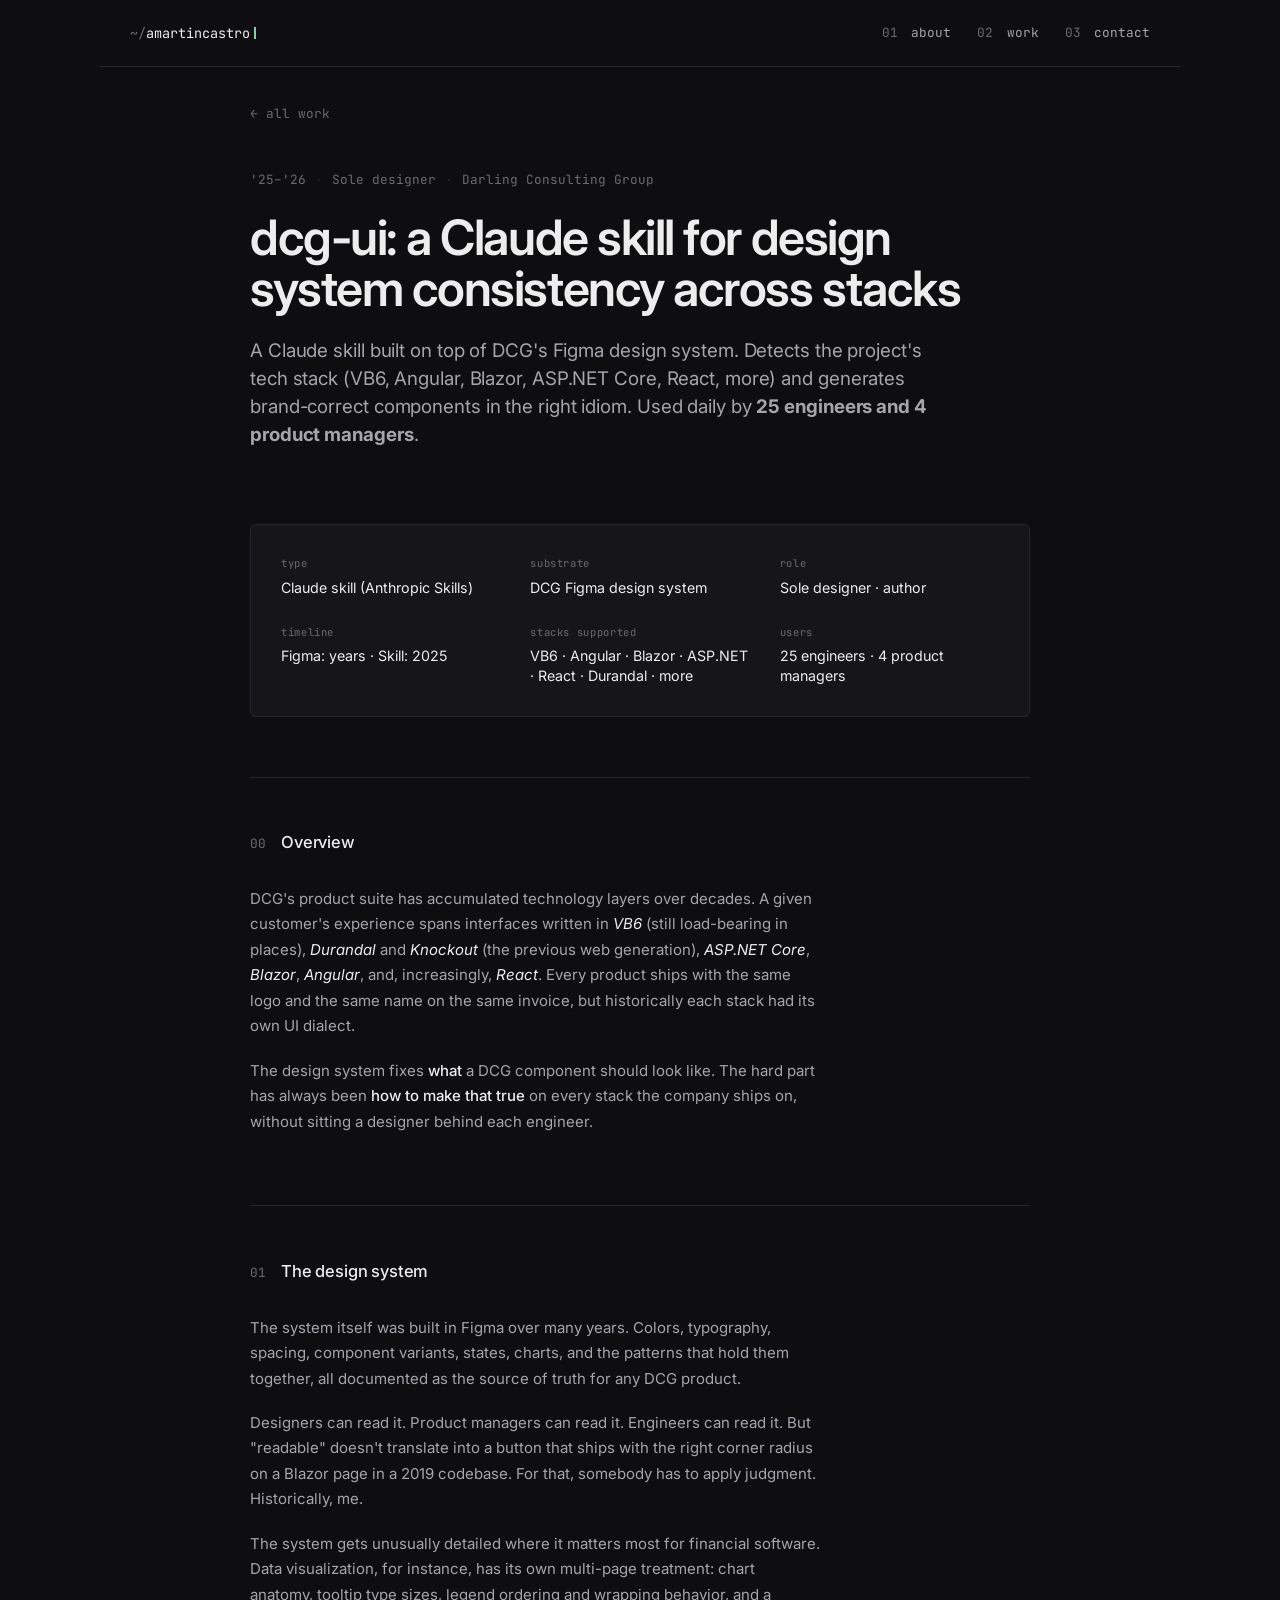
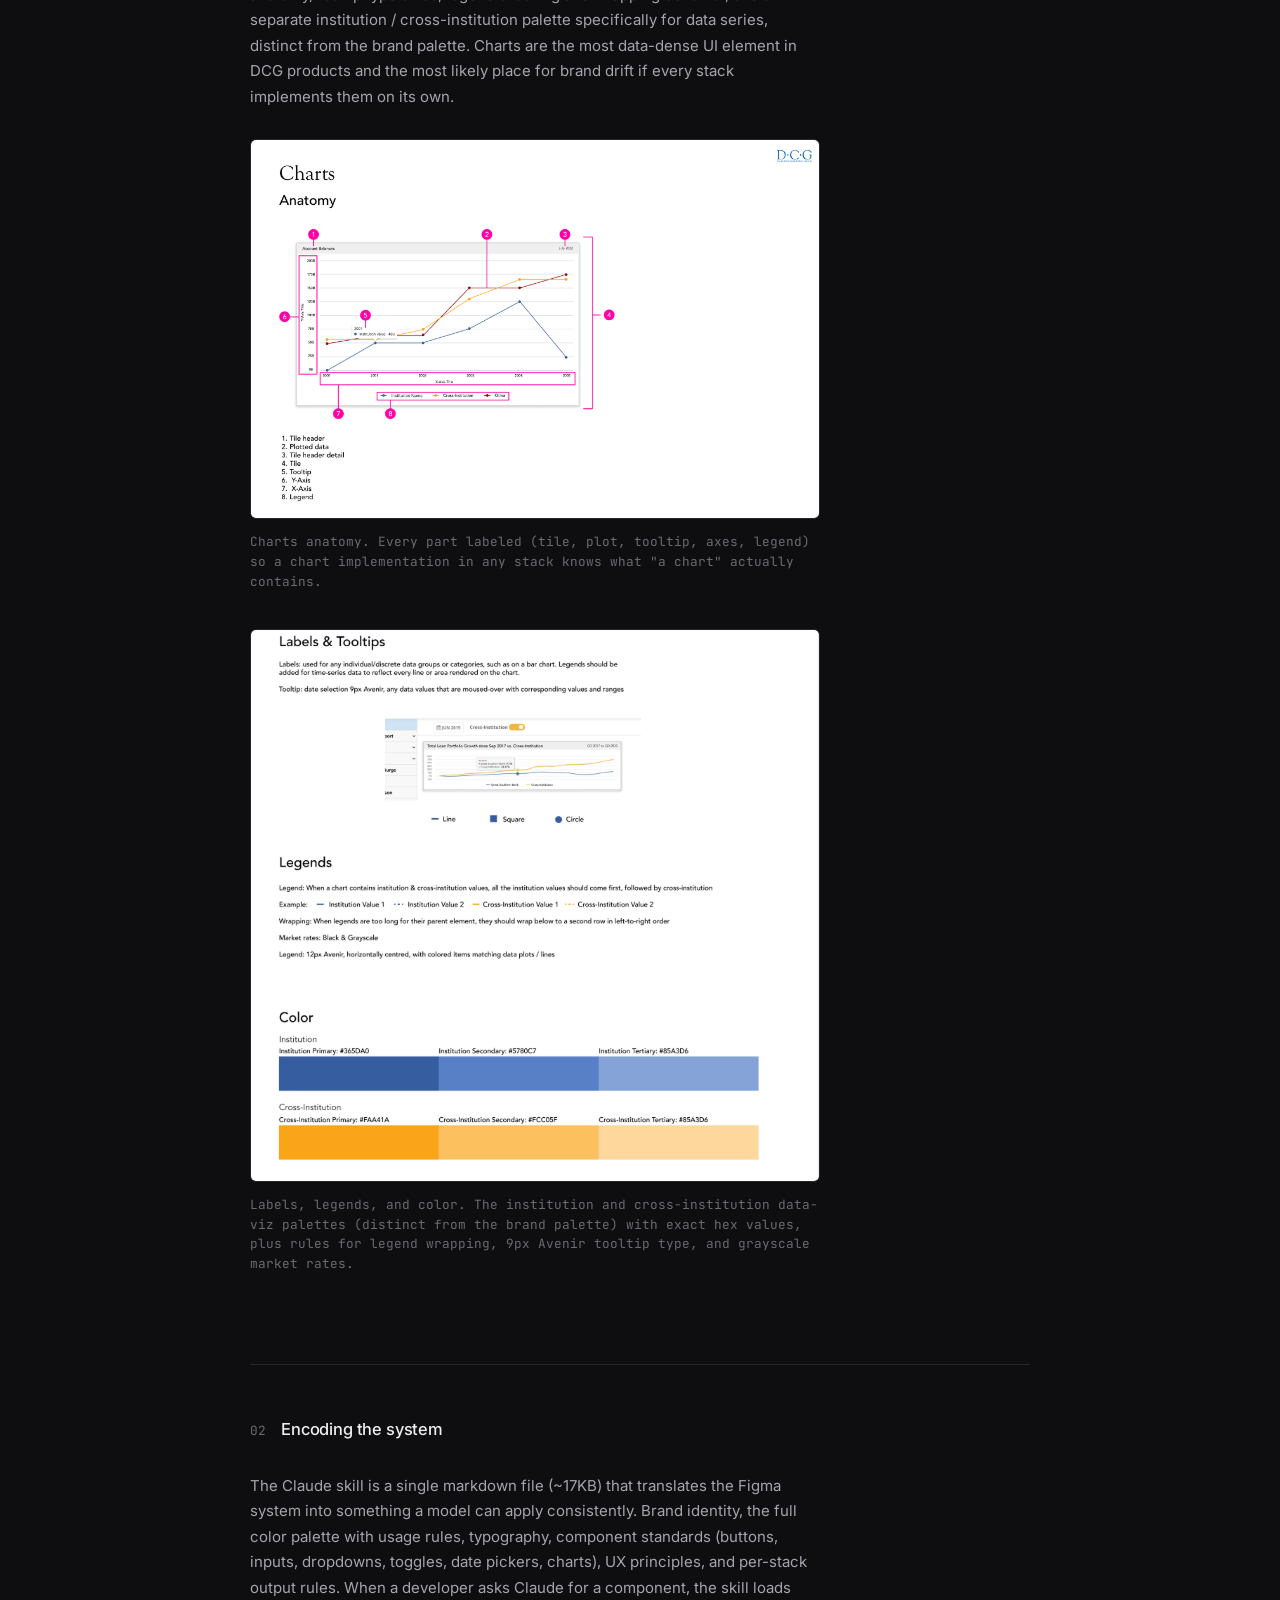
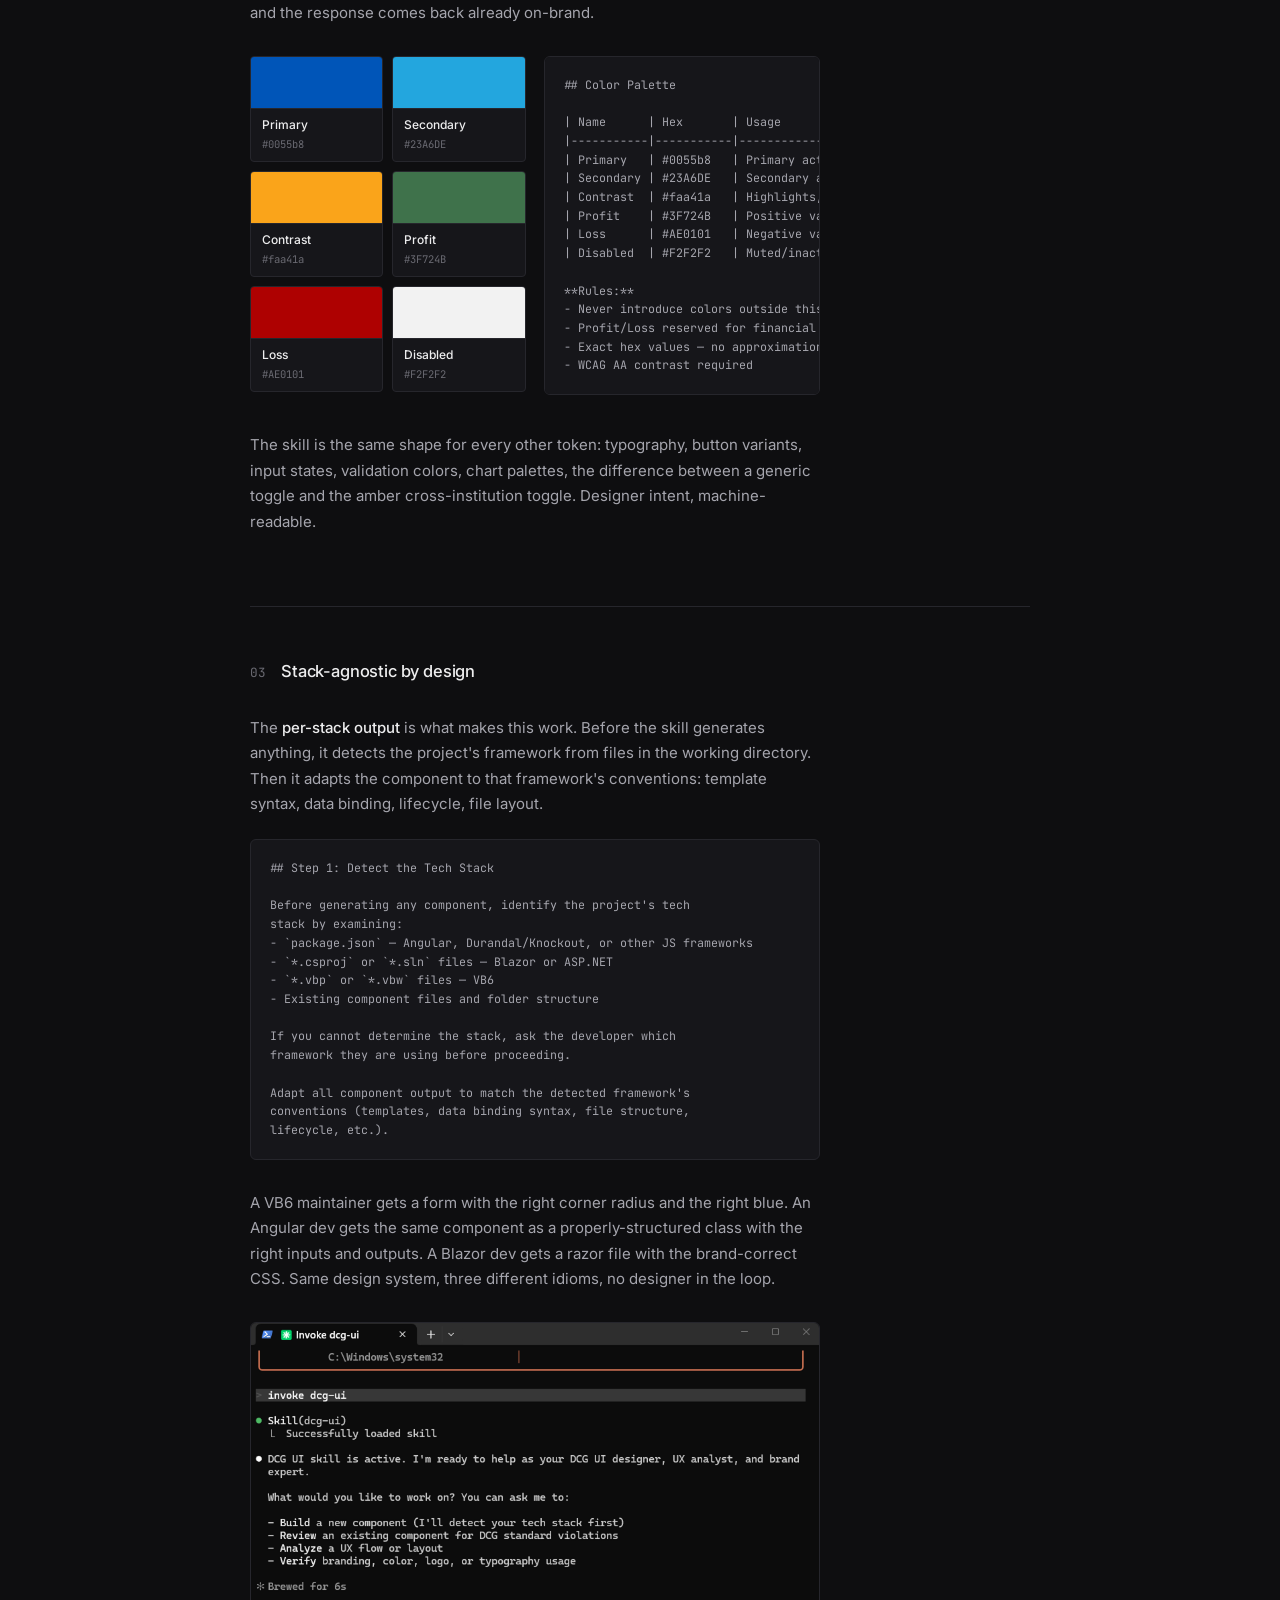
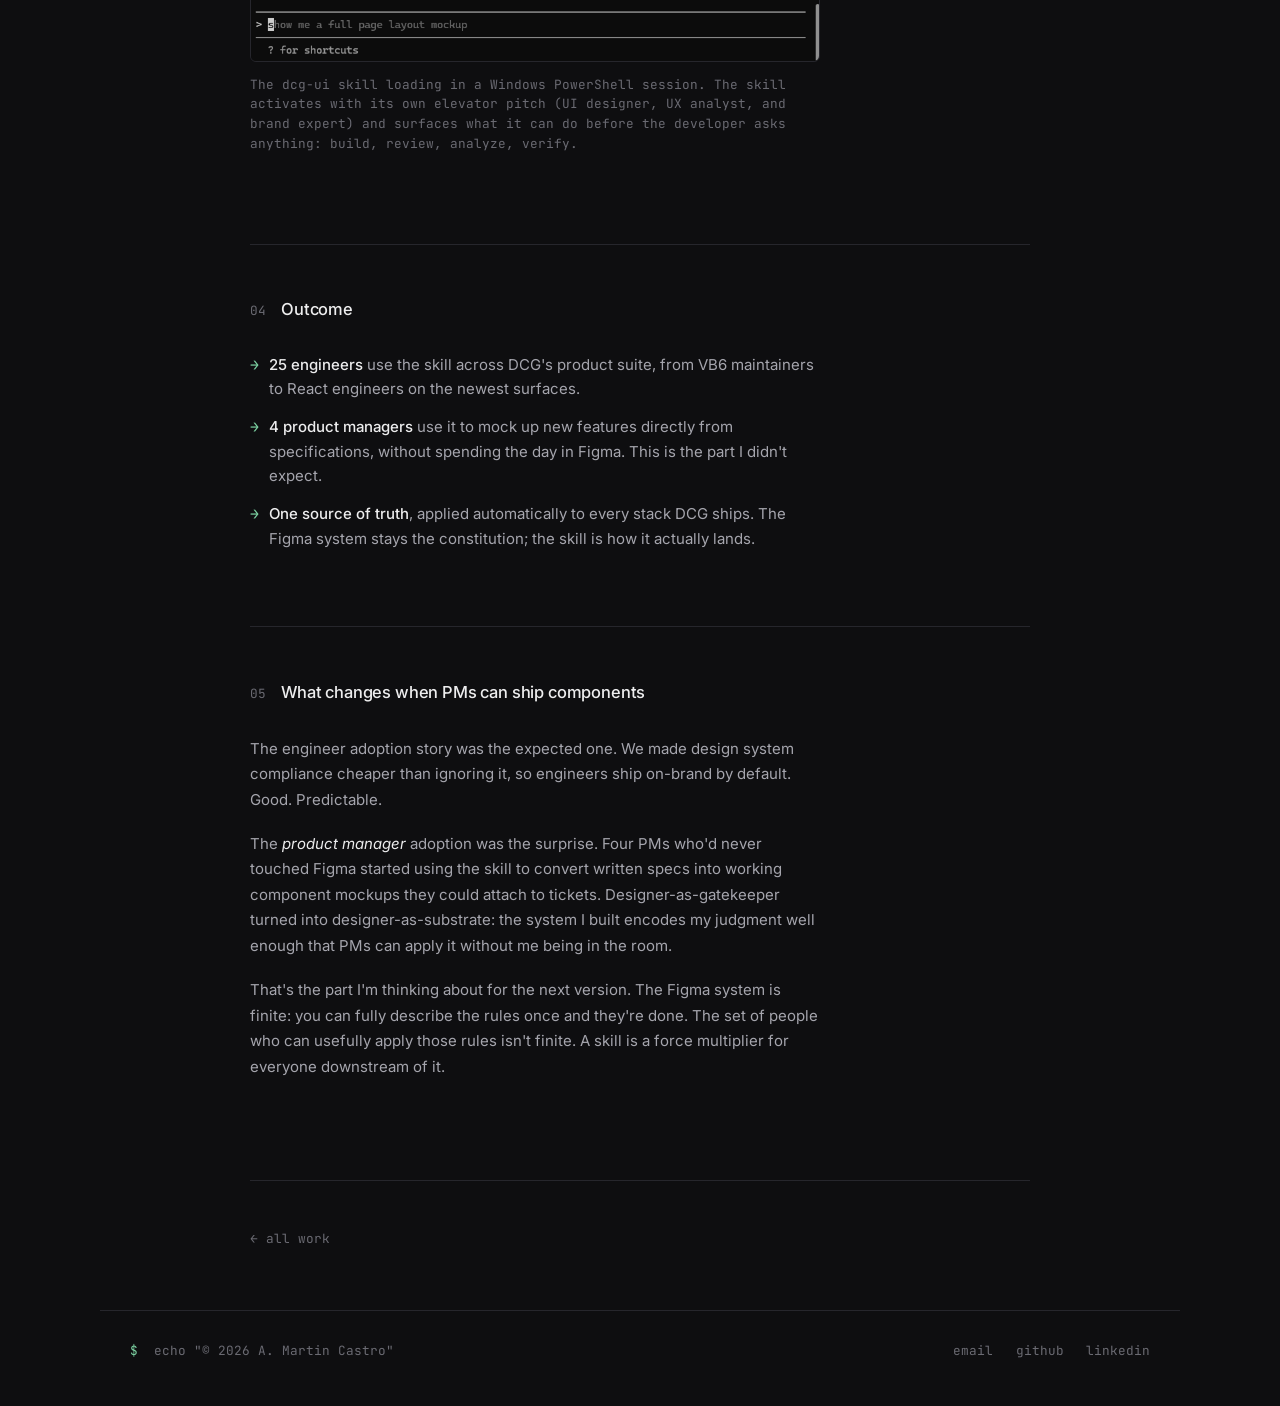
<file: case-studies/dcg-ui/index.html>
<!doctype html>
<html lang="en">
<head>
  <meta charset="utf-8" />
  <meta name="viewport" content="width=device-width, initial-scale=1" />
  <title>dcg-ui: a Claude skill for design system consistency across stacks · A. Martin Castro</title>
  <meta name="description" content="A Claude skill built on DCG's Figma design system. Detects the project stack (VB6, Angular, Blazor, ASP.NET, React, more) and generates brand-correct components in the right idiom. Used by 25 engineers and 4 PMs." />
  <meta property="og:type" content="article" />
  <meta property="og:url" content="https://amartincastro.github.io/case-studies/dcg-ui/" />
  <meta property="og:title" content="dcg-ui: a Claude skill for design system consistency across stacks" />
  <meta property="og:description" content="A Claude skill built on DCG's Figma design system. Detects the project stack (VB6, Angular, Blazor, ASP.NET, React, more) and generates brand-correct components in the right idiom. Used by 25 engineers and 4 PMs." />
  <meta property="og:image" content="https://amartincastro.github.io/assets/og.png" />
  <meta property="og:image:width" content="1200" />
  <meta property="og:image:height" content="630" />
  <meta property="og:site_name" content="A. Martin Castro" />
  <meta name="twitter:card" content="summary_large_image" />
  <meta name="twitter:title" content="dcg-ui: a Claude skill for design system consistency across stacks" />
  <meta name="twitter:description" content="A Claude skill built on DCG's Figma design system. Detects the project stack (VB6, Angular, Blazor, ASP.NET, React, more) and generates brand-correct components in the right idiom. Used by 25 engineers and 4 PMs." />
  <meta name="twitter:image" content="https://amartincastro.github.io/assets/og.png" />
  <link rel="icon" type="image/svg+xml" href="../../assets/favicon.svg" />
  <link rel="preconnect" href="https://fonts.googleapis.com" />
  <link rel="preconnect" href="https://fonts.gstatic.com" crossorigin />
  <link href="https://fonts.googleapis.com/css2?family=Inter:wght@400;500;600;700&family=JetBrains+Mono:wght@400;500&display=swap" rel="stylesheet" />
  <link rel="stylesheet" href="../../styles.css" />
</head>
<body>
  <header class="site-header">
    <a href="../../" class="brand-link">
      <div class="brand">
        <span class="brand-mark">~/</span><span class="brand-name">amartincastro</span>
      </div>
    </a>
    <nav>
      <a href="../../#about"><span class="nav-num">01</span> about</a>
      <a href="../../#work"><span class="nav-num">02</span> work</a>
      <a href="../../#contact"><span class="nav-num">03</span> contact</a>
    </nav>
  </header>

  <main class="case-study">
    <a class="back-link" href="../../#work">← all work</a>

    <section class="case-hero">
      <div class="case-meta">
        <span>'25–'26</span>
        <span class="dot">·</span>
        <span>Sole designer</span>
        <span class="dot">·</span>
        <span>Darling Consulting Group</span>
      </div>
      <h1 class="case-title">dcg-ui: a Claude skill for design system consistency across stacks</h1>
      <p class="case-lede">
        A Claude skill built on top of DCG's Figma design system. Detects the
        project's tech stack (<span class="redacted-line">VB6, Angular, Blazor, ASP.NET Core, React, more</span>)
        and generates brand-correct components in the right idiom. Used daily
        by <strong>25 engineers and 4 product managers</strong>.
      </p>
    </section>

    <section class="case-summary">
      <div class="summary-grid">
        <div class="summary-cell">
          <div class="summary-label">type</div>
          <div class="summary-value">Claude skill (Anthropic Skills)</div>
        </div>
        <div class="summary-cell">
          <div class="summary-label">substrate</div>
          <div class="summary-value">DCG Figma design system</div>
        </div>
        <div class="summary-cell">
          <div class="summary-label">role</div>
          <div class="summary-value">Sole designer · author</div>
        </div>
        <div class="summary-cell">
          <div class="summary-label">timeline</div>
          <div class="summary-value">Figma: years · Skill: 2025</div>
        </div>
        <div class="summary-cell">
          <div class="summary-label">stacks supported</div>
          <div class="summary-value">VB6 · Angular · Blazor · ASP.NET · React · Durandal · more</div>
        </div>
        <div class="summary-cell">
          <div class="summary-label">users</div>
          <div class="summary-value">25 engineers · 4 product managers</div>
        </div>
      </div>
    </section>

    <section class="case-section">
      <div class="section-head-cs">
        <span class="section-num">00</span>
        <span class="section-label">Overview</span>
      </div>
      <div class="case-body">
        <p>
          DCG's product suite has accumulated technology layers over decades.
          A given customer's experience spans interfaces written in <em>VB6</em>
          (still load-bearing in places), <em>Durandal</em> and <em>Knockout</em>
          (the previous web generation), <em>ASP.NET Core</em>, <em>Blazor</em>,
          <em>Angular</em>, and, increasingly, <em>React</em>. Every product
          ships with the same logo and the same name on the same invoice, but
          historically each stack had its own UI dialect.
        </p>
        <p>
          The design system fixes <strong>what</strong> a DCG component should
          look like. The hard part has always been <strong>how to make that
          true</strong> on every stack the company ships on, without sitting
          a designer behind each engineer.
        </p>
      </div>
    </section>

    <section class="case-section">
      <div class="section-head-cs">
        <span class="section-num">01</span>
        <span class="section-label">The design system</span>
      </div>
      <div class="case-body">
        <p>
          The system itself was built in Figma over many years. Colors,
          typography, spacing, component variants, states, charts, and the
          patterns that hold them together, all documented as the source of
          truth for any DCG product.
        </p>
        <p>
          Designers can read it. Product managers can read it. Engineers can
          read it. But "readable" doesn't translate into a button that ships
          with the right corner radius on a Blazor page in a 2019 codebase.
          For that, somebody has to apply judgment. Historically, me.
        </p>
        <p>
          The system gets unusually detailed where it matters most for
          financial software. Data visualization, for instance, has its own
          multi-page treatment: chart anatomy, tooltip type sizes, legend
          ordering and wrapping behavior, and a separate institution /
          cross-institution palette specifically for data series, distinct
          from the brand palette. Charts are the most data-dense UI element
          in DCG products and the most likely place for brand drift if every
          stack implements them on its own.
        </p>

        <figure class="case-figure">
          <img src="../../assets/dcg-ui/image%205.png" alt="DCG Figma design system page showing chart anatomy — tile header, plotted data, tile header detail, tile, tooltip, Y-axis, X-axis, and legend, all labeled" />
          <figcaption>
            Charts anatomy. Every part labeled (tile, plot, tooltip, axes,
            legend) so a chart implementation in any stack knows what "a
            chart" actually contains.
          </figcaption>
        </figure>

        <figure class="case-figure">
          <img src="../../assets/dcg-ui/image%206.png" alt="DCG Figma design system page showing chart labels, tooltips, legends, and the institution / cross-institution color palettes with exact hex values" />
          <figcaption>
            Labels, legends, and color. The institution and cross-institution
            data-viz palettes (distinct from the brand palette) with exact
            hex values, plus rules for legend wrapping, 9px Avenir tooltip
            type, and grayscale market rates.
          </figcaption>
        </figure>
      </div>
    </section>

    <section class="case-section">
      <div class="section-head-cs">
        <span class="section-num">02</span>
        <span class="section-label">Encoding the system</span>
      </div>
      <div class="case-body">
        <p>
          The Claude skill is a single markdown file (~17KB) that translates the
          Figma system into something a model can apply consistently. Brand
          identity, the full color palette with usage rules, typography,
          component standards (buttons, inputs, dropdowns, toggles, date
          pickers, charts), UX principles, and per-stack output rules. When a
          developer asks Claude for a component, the skill loads and the
          response comes back already on-brand.
        </p>

        <div class="system-snapshot">
          <div class="color-swatch">
            <div class="swatch-item">
              <div class="swatch-fill" style="background: #0055b8"></div>
              <div class="swatch-meta">
                <div class="swatch-name">Primary</div>
                <div class="swatch-hex">#0055b8</div>
              </div>
            </div>
            <div class="swatch-item">
              <div class="swatch-fill" style="background: #23A6DE"></div>
              <div class="swatch-meta">
                <div class="swatch-name">Secondary</div>
                <div class="swatch-hex">#23A6DE</div>
              </div>
            </div>
            <div class="swatch-item">
              <div class="swatch-fill" style="background: #faa41a"></div>
              <div class="swatch-meta">
                <div class="swatch-name">Contrast</div>
                <div class="swatch-hex">#faa41a</div>
              </div>
            </div>
            <div class="swatch-item">
              <div class="swatch-fill" style="background: #3F724B"></div>
              <div class="swatch-meta">
                <div class="swatch-name">Profit</div>
                <div class="swatch-hex">#3F724B</div>
              </div>
            </div>
            <div class="swatch-item">
              <div class="swatch-fill" style="background: #AE0101"></div>
              <div class="swatch-meta">
                <div class="swatch-name">Loss</div>
                <div class="swatch-hex">#AE0101</div>
              </div>
            </div>
            <div class="swatch-item">
              <div class="swatch-fill" style="background: #F2F2F2"></div>
              <div class="swatch-meta">
                <div class="swatch-name">Disabled</div>
                <div class="swatch-hex">#F2F2F2</div>
              </div>
            </div>
          </div>

          <pre><code>## Color Palette

| Name      | Hex       | Usage                          |
|-----------|-----------|--------------------------------|
| Primary   | #0055b8   | Primary actions, headings      |
| Secondary | #23A6DE   | Secondary accents, 360° mark   |
| Contrast  | #faa41a   | Highlights, cross-institution  |
| Profit    | #3F724B   | Positive values, gains         |
| Loss      | #AE0101   | Negative values, errors        |
| Disabled  | #F2F2F2   | Muted/inactive surfaces        |

**Rules:**
- Never introduce colors outside this palette
- Profit/Loss reserved for financial meaning only
- Exact hex values — no approximation
- WCAG AA contrast required</code></pre>
        </div>

        <p>
          The skill is the same shape for every other token: typography, button
          variants, input states, validation colors, chart palettes, the
          difference between a generic toggle and the amber cross-institution
          toggle. Designer intent, machine-readable.
        </p>
      </div>
    </section>

    <section class="case-section">
      <div class="section-head-cs">
        <span class="section-num">03</span>
        <span class="section-label">Stack-agnostic by design</span>
      </div>
      <div class="case-body">
        <p>
          The <strong>per-stack output</strong> is what makes this work.
          Before the skill generates anything, it detects the project's
          framework from files in the working directory. Then it adapts the
          component to that framework's conventions: template syntax, data
          binding, lifecycle, file layout.
        </p>

        <pre><code>## Step 1: Detect the Tech Stack

Before generating any component, identify the project's tech
stack by examining:
- `package.json` — Angular, Durandal/Knockout, or other JS frameworks
- `*.csproj` or `*.sln` files — Blazor or ASP.NET
- `*.vbp` or `*.vbw` files — VB6
- Existing component files and folder structure

If you cannot determine the stack, ask the developer which
framework they are using before proceeding.

Adapt all component output to match the detected framework's
conventions (templates, data binding syntax, file structure,
lifecycle, etc.).</code></pre>

        <p>
          A VB6 maintainer gets a form with the right corner radius and the
          right blue. An Angular dev gets the same component as a
          properly-structured class with the right inputs and outputs. A
          Blazor dev gets a razor file with the brand-correct CSS. Same
          design system, three different idioms, no designer in the loop.
        </p>

        <figure class="case-figure">
          <img src="../../assets/dcg-ui/image%207%20(1).png" alt="PowerShell terminal showing the dcg-ui Claude skill being invoked and reporting its capabilities: building components, reviewing components, analyzing UX flows, and verifying branding" />
          <figcaption>
            The dcg-ui skill loading in a Windows PowerShell session. The
            skill activates with its own elevator pitch (UI designer, UX
            analyst, and brand expert) and surfaces what it can do before
            the developer asks anything: build, review, analyze, verify.
          </figcaption>
        </figure>
      </div>
    </section>

    <section class="case-section">
      <div class="section-head-cs">
        <span class="section-num">04</span>
        <span class="section-label">Outcome</span>
      </div>
      <div class="case-body">
        <ul class="ui-bullets">
          <li>
            <strong>25 engineers</strong> use the skill across DCG's product
            suite, from VB6 maintainers to React engineers on the newest
            surfaces.
          </li>
          <li>
            <strong>4 product managers</strong> use it to mock up new
            features directly from specifications, without spending the day
            in Figma. This is the part I didn't expect.
          </li>
          <li>
            <strong>One source of truth</strong>, applied automatically to
            every stack DCG ships. The Figma system stays the constitution;
            the skill is how it actually lands.
          </li>
        </ul>
      </div>
    </section>

    <section class="case-section">
      <div class="section-head-cs">
        <span class="section-num">05</span>
        <span class="section-label">What changes when PMs can ship components</span>
      </div>
      <div class="case-body">
        <p>
          The engineer adoption story was the expected one. We made design
          system compliance cheaper than ignoring it, so engineers ship
          on-brand by default. Good. Predictable.
        </p>
        <p>
          The <em>product manager</em> adoption was the surprise. Four PMs
          who'd never touched Figma started using the skill to convert
          written specs into working component mockups they could attach to
          tickets. Designer-as-gatekeeper turned into designer-as-substrate:
          the system I built encodes my judgment well enough that PMs can
          apply it without me being in the room.
        </p>
        <p>
          That's the part I'm thinking about for the next version. The Figma
          system is finite: you can fully describe the rules once and
          they're done. The set of people who can usefully apply those rules
          isn't finite. A skill is a force multiplier for everyone
          downstream of it.
        </p>
      </div>
    </section>

    <nav class="case-footer-nav">
      <a class="back-link" href="../../#work">← all work</a>
    </nav>
  </main>

  <footer class="site-footer">
    <div class="footer-left">
      <span class="prompt">$</span> echo "© 2026 A. Martin Castro"
    </div>
    <div class="footer-links">
      <a href="mailto:castroarielm@gmail.com">email</a>
      <a href="https://github.com/amartincastro">github</a>
      <a href="https://linkedin.com/in/arielmcastro">linkedin</a>
    </div>
  </footer>

  <script src="../../assets/main.js"></script>
  <script data-goatcounter="https://amartincastro.goatcounter.com/count"
          async src="//gc.zgo.at/count.js"></script>
</body>
</html>
</file>
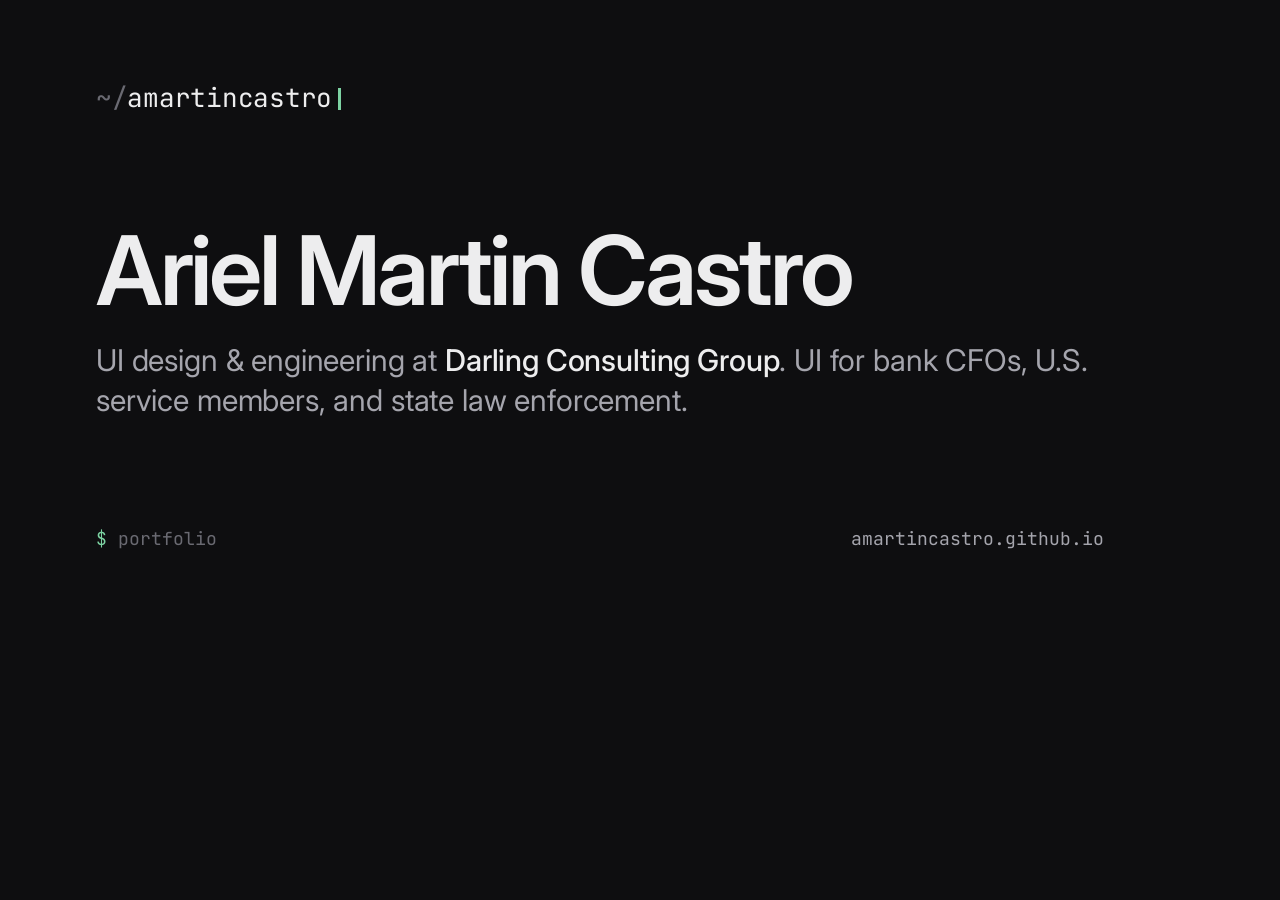
<file: assets/_og-card.html>
<!doctype html>
<html lang="en">
<head>
  <meta charset="utf-8" />
  <title>OG card (build artifact)</title>
  <link rel="preconnect" href="https://fonts.googleapis.com" />
  <link rel="preconnect" href="https://fonts.gstatic.com" crossorigin />
  <link href="https://fonts.googleapis.com/css2?family=Inter:wght@400;500;600;700&family=JetBrains+Mono:wght@400;500&display=swap" rel="stylesheet" />
  <style>
    html, body { margin: 0; padding: 0; }
    body {
      width: 1200px;
      height: 630px;
      background: #0e0e10;
      color: #ededee;
      font-family: 'Inter', sans-serif;
      display: flex;
      flex-direction: column;
      justify-content: space-between;
      padding: 80px 96px;
      box-sizing: border-box;
      overflow: hidden;
    }
    .brand {
      font-family: 'JetBrains Mono', ui-monospace, monospace;
      font-size: 26px;
      letter-spacing: -0.01em;
    }
    .brand .mark { color: #6a6a72; }
    .brand .name { color: #ededee; }
    .brand .cursor {
      display: inline-block;
      width: 3px;
      height: 22px;
      background: #7dd3a3;
      vertical-align: -3px;
      margin-left: 6px;
    }
    .content {
      display: flex;
      flex-direction: column;
      gap: 22px;
    }
    .name-large {
      font-family: 'Inter', sans-serif;
      font-weight: 600;
      font-size: 96px;
      letter-spacing: -0.035em;
      line-height: 1;
      color: #ededee;
      margin: 0;
    }
    .role {
      font-size: 30px;
      color: #a5a5ad;
      letter-spacing: -0.005em;
      max-width: 1000px;
      line-height: 1.35;
      margin: 0;
    }
    .role strong {
      color: #ededee;
      font-weight: 500;
    }
    .footer {
      display: flex;
      justify-content: space-between;
      align-items: baseline;
      font-family: 'JetBrains Mono', ui-monospace, monospace;
      color: #6a6a72;
      font-size: 18px;
    }
    .footer .url {
      color: #a5a5ad;
    }
    .accent {
      color: #7dd3a3;
    }
  </style>
</head>
<body>
  <div class="brand">
    <span class="mark">~/</span><span class="name">amartincastro</span><span class="cursor"></span>
  </div>
  <div class="content">
    <h1 class="name-large">Ariel Martin Castro</h1>
    <p class="role">UI design &amp; engineering at <strong>Darling Consulting Group</strong>. UI for bank CFOs, U.S. service members, and state law enforcement.</p>
  </div>
  <div class="footer">
    <span><span class="accent">$</span> portfolio</span>
    <span class="url">amartincastro.github.io</span>
  </div>
</body>
</html>
</file>
<file: styles.css>
:root {
  --bg: #0e0e10;
  --bg-soft: #16161a;
  --ink: #ededee;
  --ink-soft: #a5a5ad;
  --ink-faint: #6a6a72;
  --rule: #26262c;
  --accent: #7dd3a3;
  --max: 72rem;
}

* { box-sizing: border-box; }

html, body {
  margin: 0;
  padding: 0;
  background: var(--bg);
  color: var(--ink);
  font-family: "Inter", system-ui, -apple-system, sans-serif;
  font-size: 15px;
  line-height: 1.55;
  -webkit-font-smoothing: antialiased;
}

html {
  scroll-behavior: smooth;
}

section[id] {
  scroll-margin-top: 5rem;
}

/* Selection styling */
::selection {
  background: var(--accent);
  color: var(--bg);
}
::-moz-selection {
  background: var(--accent);
  color: var(--bg);
}

/* Animated underline on text-link anchors (case body, footer, contact) */
.case-body a,
.footer-links a,
.contact-value a {
  background-image: linear-gradient(currentColor, currentColor);
  background-position: 0% 100%;
  background-repeat: no-repeat;
  background-size: 0% 1px;
  transition: background-size 0.2s ease, color 0.15s ease;
  padding-bottom: 1px;
}

.case-body a:hover,
.footer-links a:hover,
.contact-value a:hover {
  background-size: 100% 1px;
}

/* Section fade-up on scroll-in (JS-gated; respects prefers-reduced-motion) */
.js .fade-up {
  opacity: 0;
  transform: translateY(8px);
  transition: opacity 0.45s ease-out, transform 0.45s ease-out;
}

.js .fade-up.in-view {
  opacity: 1;
  transform: translateY(0);
}

@media (prefers-reduced-motion: reduce) {
  .js .fade-up {
    opacity: 1;
    transform: none;
    transition: none;
  }
}

code, .mono, .brand, .brand-mark, .brand-name, .hero-label,
.section-num, .section-label, .col-year, .col-stack, .col-link, .prompt {
  font-family: "JetBrains Mono", ui-monospace, "SF Mono", Menlo, monospace;
}

a {
  color: inherit;
  text-decoration: none;
  transition: color 0.15s ease;
}

a:hover {
  color: var(--accent);
}

/* Header */
.site-header {
  position: sticky;
  top: 0;
  z-index: 100;
  display: flex;
  justify-content: space-between;
  align-items: center;
  max-width: var(--max);
  margin: 0 auto;
  padding: 1.5rem 2rem;
  background: var(--bg);
  border-bottom: 1px solid var(--rule);
}

.brand {
  font-size: 0.9rem;
}

.brand-mark {
  color: var(--ink-faint);
}

.brand-name {
  color: var(--ink);
}

/* Blinking cursor after the brand name (terminal flourish) */
.brand-name::after {
  content: '';
  display: inline-block;
  width: 2px;
  height: 0.9em;
  background: var(--accent);
  margin-left: 0.3em;
  vertical-align: -0.1em;
  animation: brand-cursor-blink 1.05s steps(2, start) infinite;
}

@keyframes brand-cursor-blink {
  to { opacity: 0; }
}

@media (prefers-reduced-motion: reduce) {
  .brand-name::after {
    animation: none;
  }
}

.site-header nav {
  display: flex;
  gap: 1.75rem;
  font-family: "JetBrains Mono", monospace;
  font-size: 0.85rem;
  color: var(--ink-soft);
}

.site-header nav .nav-num {
  color: var(--ink-faint);
  margin-right: 0.35rem;
  transition: color 0.15s ease;
}

.site-header nav a:hover .nav-num {
  color: var(--accent);
}

.site-header nav a.active,
.site-header nav a.active .nav-num {
  color: var(--accent);
}

/* Main */
main {
  max-width: var(--max);
  margin: 0 auto;
  padding: 0 2rem;
}

/* Hero */
.hero {
  padding: 6rem 0 2rem;
}

.hero-grid {
  display: grid;
  grid-template-columns: 6rem 1fr;
  gap: 1.25rem 2rem;
  align-items: baseline;
}

.hero-label {
  font-size: 0.75rem;
  color: var(--ink-faint);
  letter-spacing: 0.04em;
  text-transform: lowercase;
  padding-top: 0.5rem;
}

.hero-name {
  font-family: "Inter", sans-serif;
  font-size: clamp(2.25rem, 5.25vw, 3.75rem);
  font-weight: 600;
  line-height: 1;
  letter-spacing: -0.035em;
  margin: 0;
  color: var(--ink);
}

.hero-role,
.hero-status {
  margin: 0;
  font-size: 1.05rem;
  color: var(--ink-soft);
}

.hero-status {
  display: flex;
  align-items: center;
  gap: 0.6rem;
}

.pulse {
  display: inline-block;
  width: 0.5rem;
  height: 0.5rem;
  border-radius: 50%;
  background: var(--accent);
  box-shadow: 0 0 0 0 rgba(125, 211, 163, 0.6);
  animation: pulse 2s ease-out infinite;
}

@keyframes pulse {
  0% { box-shadow: 0 0 0 0 rgba(125, 211, 163, 0.6); }
  70% { box-shadow: 0 0 0 8px rgba(125, 211, 163, 0); }
  100% { box-shadow: 0 0 0 0 rgba(125, 211, 163, 0); }
}

/* Section heads */
.section-head {
  display: flex;
  align-items: baseline;
  gap: 1rem;
  margin-bottom: 2.5rem;
  padding-bottom: 1rem;
  border-bottom: 1px solid var(--rule);
}

.section-num {
  font-size: 0.85rem;
  color: var(--ink-faint);
  transition: color 0.2s ease;
}

.section-label {
  font-size: 0.85rem;
  color: var(--ink-soft);
  text-transform: lowercase;
  font-weight: 500;
  transition: color 0.2s ease;
}

.section-head.active .section-num,
.section-head.active .section-label {
  color: var(--accent);
}

/* About */
.about {
  padding: 3rem 0 5rem;
  border-bottom: 1px solid var(--rule);
}

.about-body {
  display: flex;
  align-items: flex-start;
  gap: 2rem;
}

.about-headshot {
  width: 6rem;
  height: 6rem;
  flex-shrink: 0;
  border-radius: 50%;
  object-fit: cover;
  border: 1px solid var(--rule);
  background: var(--bg-soft);
  transition: transform 0.25s ease, filter 0.25s ease, border-color 0.25s ease;
}

.about-headshot:hover {
  transform: scale(1.04);
  filter: brightness(1.08);
  border-color: var(--accent);
}

.about-text {
  flex: 1;
  min-width: 0;
  max-width: 38em;
}

.about-body p {
  max-width: 58ch;
  margin: 0 0 1rem;
  color: var(--ink-soft);
  font-size: 1.05rem;
  line-height: 1.65;
}

.about-body p:last-child {
  margin-bottom: 0;
}

.about-body strong {
  color: var(--ink);
  font-weight: 500;
}

.about-personal {
  margin: 1.75rem 0 0;
  display: grid;
  grid-template-columns: 7rem 1fr;
  gap: 0.65rem 1.5rem;
  align-items: baseline;
  font-family: "JetBrains Mono", ui-monospace, monospace;
}

.about-personal dt {
  font-size: 0.75rem;
  color: var(--ink-faint);
  letter-spacing: 0.04em;
  text-transform: lowercase;
  margin: 0;
}

.about-personal dd {
  margin: 0;
  font-size: 0.85rem;
  color: var(--ink-soft);
  line-height: 1.55;
}

/* Work */
.work {
  padding: 5rem 0 6rem;
  border-bottom: 1px solid var(--rule);
}

/* Contact (home page section 03) */
.contact {
  padding: 5rem 0 6rem;
}

.contact-body {
  padding-left: 8rem;
}

.contact-grid {
  display: grid;
  grid-template-columns: 7rem 1fr;
  gap: 0.85rem 1.5rem;
  align-items: baseline;
  font-family: "JetBrains Mono", ui-monospace, monospace;
  margin: 0;
  max-width: 32rem;
}

.contact-label {
  font-size: 0.8rem;
  color: var(--ink-faint);
  letter-spacing: 0.04em;
  text-transform: lowercase;
}

.contact-value {
  margin: 0;
  font-size: 0.95rem;
  color: var(--ink);
}

.contact-value a {
  color: inherit;
  transition: color 0.15s ease;
}

.contact-value a:hover {
  color: var(--accent);
}

.project-table {
  width: 100%;
  border-collapse: collapse;
  font-size: 0.95rem;
}

.project-table thead th {
  text-align: left;
  font-weight: 400;
  font-size: 0.75rem;
  letter-spacing: 0.05em;
  color: var(--ink-faint);
  padding: 0.75rem 1rem 0.75rem 0;
  border-bottom: 1px solid var(--rule);
  font-family: "JetBrains Mono", monospace;
}

.col-year { width: 5rem; }
.col-role { width: 11rem; }
.col-link { width: 2.5rem; text-align: right; }

.project-row td {
  padding: 1.5rem 1rem 1.5rem 0;
  border-bottom: 1px solid var(--rule);
  vertical-align: top;
}

.project-row:hover {
  background: var(--bg-soft);
}

.project-row.clickable {
  cursor: pointer;
}

.project-row .col-year {
  color: var(--ink-faint);
  font-size: 0.9rem;
  padding-top: 1.75rem;
}

.project-row .col-role,
.project-row .col-stack {
  color: var(--ink-soft);
  font-size: 0.85rem;
  padding-top: 1.75rem;
}

.col-stack {
  font-family: "JetBrains Mono", monospace;
  font-size: 0.8rem !important;
  white-space: nowrap;
}

.col-stack .redacted {
  padding: 0.05em 0.3em;
  letter-spacing: 0.02em;
}

.project-name {
  display: block;
  font-size: 1.1rem;
  font-weight: 500;
  color: var(--ink);
  margin-bottom: 0.35rem;
  letter-spacing: -0.01em;
  transition: color 0.15s ease;
}

.project-row.clickable:hover .project-name {
  color: var(--accent);
}

.project-blurb {
  display: block;
  color: var(--ink-soft);
  max-width: 50ch;
  font-size: 0.9rem;
  line-height: 1.55;
}

.project-row .col-link a {
  color: var(--ink-faint);
  font-size: 1.1rem;
  display: inline-block;
  padding-top: 1.5rem;
  transition: transform 0.15s ease, color 0.15s ease;
}

.project-row:hover .col-link a {
  color: var(--accent);
  transform: translateX(3px);
}

/* Case-study reading indicator (injected by main.js) */
.read-progress {
  position: fixed;
  top: 0;
  left: 0;
  right: 0;
  height: 2px;
  background: transparent;
  z-index: 200;
  pointer-events: none;
}

.read-progress-bar {
  height: 100%;
  width: 0;
  background: var(--accent);
  transition: width 0.1s ease-out;
}

.section-indicator {
  position: fixed;
  bottom: 1.25rem;
  right: 1.5rem;
  z-index: 90;
  font-family: "JetBrains Mono", ui-monospace, monospace;
  font-size: 0.75rem;
  color: var(--ink-faint);
  background: rgba(22, 22, 26, 0.7);
  backdrop-filter: blur(8px);
  -webkit-backdrop-filter: blur(8px);
  border: 1px solid var(--rule);
  border-radius: 4px;
  padding: 0.35rem 0.65rem;
  letter-spacing: 0.02em;
  opacity: 0;
  transform: translateY(4px);
  transition: opacity 0.2s ease, transform 0.2s ease;
  pointer-events: none;
}

.section-indicator.visible {
  opacity: 1;
  transform: translateY(0);
}

.section-indicator .current {
  color: var(--accent);
}

.section-indicator .total {
  color: var(--ink-soft);
}

@media (prefers-reduced-motion: reduce) {
  .read-progress-bar,
  .section-indicator {
    transition: none;
  }
}

@media (max-width: 480px) {
  .section-indicator {
    bottom: 1rem;
    right: 1rem;
    font-size: 0.7rem;
    padding: 0.3rem 0.55rem;
  }
}

/* 404 page */
.not-found {
  max-width: 56rem;
  margin: 0 auto;
  padding: 6rem 2rem 5rem;
}

.not-found-terminal {
  font-family: "JetBrains Mono", ui-monospace, monospace;
  font-size: 0.9rem;
  margin-bottom: 2.5rem;
  color: var(--ink-soft);
}

.not-found-terminal .terminal-line {
  margin: 0 0 0.35rem;
  line-height: 1.6;
}

.not-found-terminal .terminal-error {
  color: var(--ink-faint);
}

.not-found-terminal .attempted-path {
  color: var(--ink);
}

.not-found-title {
  font-family: "Inter", sans-serif;
  font-size: clamp(3.5rem, 9vw, 6rem);
  font-weight: 600;
  line-height: 1;
  letter-spacing: -0.04em;
  margin: 0 0 1.5rem;
  color: var(--ink);
}

.not-found-lede {
  font-size: 1.15rem;
  line-height: 1.55;
  color: var(--ink-soft);
  margin: 0 0 3rem;
  max-width: 36em;
}

.not-found-home {
  display: inline-block;
  font-family: "JetBrains Mono", ui-monospace, monospace;
  font-size: 0.9rem;
  color: var(--ink-soft);
  transition: color 0.15s ease;
}

.not-found-home:hover {
  color: var(--accent);
}

@media (max-width: 768px) {
  .not-found {
    padding: 3rem 1.25rem 3rem;
  }
}

/* Footer */
.site-footer {
  max-width: var(--max);
  margin: 0 auto;
  padding: 2rem 2rem 3rem;
  display: flex;
  justify-content: space-between;
  align-items: center;
  border-top: 1px solid var(--rule);
  font-size: 0.85rem;
  color: var(--ink-faint);
  font-family: "JetBrains Mono", monospace;
}

.prompt {
  color: var(--accent);
  margin-right: 0.5rem;
}

.footer-links {
  display: flex;
  gap: 1.5rem;
}

/* Responsive */
@media (max-width: 768px) {
  .site-header {
    padding: 1.25rem;
    flex-direction: column;
    gap: 1rem;
    align-items: flex-start;
  }

  main {
    padding: 0 1.25rem;
  }

  .hero {
    padding: 3rem 0 1.5rem;
  }

  .hero-grid {
    grid-template-columns: 1fr;
    gap: 0.25rem;
  }

  .hero-label {
    padding-top: 1rem;
  }

  .about {
    padding: 2rem 0 3rem;
  }

  .about-body {
    gap: 1.25rem;
  }

  .about-headshot {
    width: 4rem;
    height: 4rem;
  }

  .about-personal {
    grid-template-columns: 1fr;
    gap: 0.15rem 0;
    margin-top: 1.25rem;
  }

  .about-personal dt {
    margin-top: 0.75rem;
  }

  .about-personal dt:first-child {
    margin-top: 0;
  }

  .work {
    padding: 3rem 0 4rem;
  }

  .contact {
    padding: 3rem 0 4rem;
  }

  .contact-body {
    padding-left: 0;
  }

  .contact-grid {
    grid-template-columns: 1fr;
    gap: 0.25rem 0;
  }

  .contact-label {
    margin-top: 0.75rem;
  }

  .contact-label:first-child {
    margin-top: 0;
  }

  .project-table thead {
    display: none;
  }

  .project-row {
    display: grid;
    grid-template-columns: 1fr;
    padding: 1.5rem 0;
    border-bottom: 1px solid var(--rule);
  }

  .project-row td {
    border: none;
    padding: 0.15rem 0;
  }

  .project-row .col-year,
  .project-row .col-role,
  .project-row .col-stack {
    padding-top: 0;
    font-size: 0.8rem;
  }

  .project-row .col-year::before { content: ""; }
  .project-row .col-role::before { content: "role: "; color: var(--ink-faint); }
  .project-row .col-stack::before { content: "stack: "; color: var(--ink-faint); }

  .col-link { display: none; }

  .site-footer {
    flex-direction: column;
    gap: 1rem;
    align-items: flex-start;
    padding: 2rem 1.25rem 2.5rem;
  }
}

/* ============================================================
   Case study page
   ============================================================ */

.brand-link {
  text-decoration: none;
  color: inherit;
}

.brand-link:hover .brand-name {
  color: var(--accent);
}

main.case-study {
  max-width: 56rem;
  margin: 0 auto;
  padding: 0 2rem 4rem;
}

.back-link {
  display: inline-block;
  font-family: "JetBrains Mono", ui-monospace, monospace;
  font-size: 0.85rem;
  color: var(--ink-faint);
  padding: 2.5rem 0 0;
  transition: color 0.15s ease;
}

.back-link:hover {
  color: var(--accent);
}

.case-hero {
  padding: 3rem 0 3rem;
}

.case-meta {
  display: flex;
  flex-wrap: wrap;
  gap: 0.6rem;
  font-family: "JetBrains Mono", ui-monospace, monospace;
  font-size: 0.85rem;
  color: var(--ink-faint);
  margin-bottom: 1.5rem;
}

.case-meta .dot {
  color: var(--rule);
}

.case-title {
  font-family: "Inter", sans-serif;
  font-size: clamp(2.25rem, 5vw, 3.25rem);
  font-weight: 600;
  line-height: 1.05;
  letter-spacing: -0.03em;
  margin: 0 0 1.5rem;
  color: var(--ink);
}

.case-lede {
  font-size: 1.25rem;
  line-height: 1.5;
  color: var(--ink-soft);
  margin: 0;
  max-width: 38em;
  letter-spacing: -0.005em;
}

/* Summary card */
.case-summary {
  margin: 2rem 0 4rem;
  padding: 2rem;
  background: var(--bg-soft);
  border: 1px solid var(--rule);
  border-radius: 6px;
}

.summary-grid {
  display: grid;
  grid-template-columns: repeat(3, 1fr);
  gap: 1.75rem 2rem;
}

.summary-cell {
  display: flex;
  flex-direction: column;
  gap: 0.4rem;
}

.summary-label {
  font-family: "JetBrains Mono", ui-monospace, monospace;
  font-size: 0.7rem;
  color: var(--ink-faint);
  letter-spacing: 0.06em;
  text-transform: lowercase;
}

.redacted {
  font-family: "JetBrains Mono", ui-monospace, monospace;
  background: rgba(125, 211, 163, 0.08);
  border: 1px solid var(--rule);
  color: var(--ink-faint);
  padding: 0.05em 0.4em;
  border-radius: 3px;
  font-size: 0.85em;
  letter-spacing: 0.04em;
}

.summary-value.redacted-line {
  font-family: "JetBrains Mono", ui-monospace, monospace;
  font-size: 0.85rem;
  line-height: 1.8;
}

.summary-value {
  font-size: 0.95rem;
  color: var(--ink);
  line-height: 1.4;
}

/* Sections */
.case-section {
  padding: 3.5rem 0;
  border-top: 1px solid var(--rule);
}

.section-head-cs {
  display: flex;
  align-items: baseline;
  gap: 1rem;
  margin-bottom: 2rem;
}

.section-head-cs .section-num {
  font-size: 0.85rem;
  color: var(--ink-faint);
  font-family: "JetBrains Mono", ui-monospace, monospace;
}

.section-head-cs .section-label {
  font-family: "Inter", sans-serif;
  font-size: 1.1rem;
  font-weight: 500;
  color: var(--ink);
  letter-spacing: -0.01em;
  text-transform: none;
}

/* Body prose */
.case-body {
  max-width: 38em;
}

.case-body p {
  margin: 0 0 1.25rem;
  font-size: 1rem;
  line-height: 1.7;
  color: var(--ink-soft);
}

.case-body p strong {
  color: var(--ink);
  font-weight: 500;
}

.case-body p em {
  font-style: italic;
  color: var(--ink);
}

.case-body p code {
  background: var(--bg-soft);
  border: 1px solid var(--rule);
  padding: 0.05em 0.4em;
  border-radius: 3px;
  font-size: 0.85em;
  color: var(--accent);
}

.case-body h3 {
  font-family: "Inter", sans-serif;
  font-size: 0.85rem;
  font-weight: 500;
  color: var(--ink-faint);
  text-transform: uppercase;
  letter-spacing: 0.08em;
  margin: 2.5rem 0 1rem;
}

.case-body h3:first-child {
  margin-top: 0;
}

.case-body .job-split,
.case-body .ui-bullets {
  list-style: none;
  padding: 0;
  margin: 0 0 1.5rem;
  display: flex;
  flex-direction: column;
  gap: 0.85rem;
}

.case-body ol.ui-bullets {
  counter-reset: step;
}

.case-body ol.ui-bullets > li {
  counter-increment: step;
  padding-left: 2.25rem;
  position: relative;
}

.case-body ol.ui-bullets > li::before {
  content: counter(step);
  position: absolute;
  left: 0;
  top: 0;
  width: 1.5rem;
  height: 1.5rem;
  display: flex;
  align-items: center;
  justify-content: center;
  background: var(--bg-soft);
  border: 1px solid var(--rule);
  border-radius: 50%;
  font-family: "JetBrains Mono", ui-monospace, monospace;
  font-size: 0.75rem;
  color: var(--accent);
}

.case-body ul.job-split > li,
.case-body ul.ui-bullets > li {
  padding-left: 1.25rem;
  position: relative;
  color: var(--ink-soft);
  line-height: 1.65;
  font-size: 1rem;
}

.case-body ul.job-split > li::before,
.case-body ul.ui-bullets > li::before {
  content: "→";
  position: absolute;
  left: 0;
  top: 0;
  color: var(--accent);
  font-family: "JetBrains Mono", monospace;
}

.case-body ul.job-split > li strong,
.case-body ul.ui-bullets > li strong {
  color: var(--ink);
  font-weight: 500;
}

/* Figures */
.case-figure {
  margin: 2rem 0 2.5rem;
  padding: 0;
  max-width: none;
}

.case-figure--small {
  max-width: 22rem;
}

/* Code block (used inside case bodies for skill snippets, etc.) */
.case-body pre {
  background: var(--bg-soft);
  border: 1px solid var(--rule);
  border-radius: 6px;
  padding: 1.25rem;
  overflow-x: auto;
  font-family: "JetBrains Mono", ui-monospace, monospace;
  font-size: 0.78rem;
  line-height: 1.6;
  color: var(--ink-soft);
  margin: 1.5rem 0 2rem;
}

.case-body pre code {
  background: transparent;
  border: none;
  padding: 0;
  color: inherit;
  font-size: inherit;
}

/* System snapshot: side-by-side swatch + code on desktop */
.system-snapshot {
  display: grid;
  grid-template-columns: 1fr 1fr;
  gap: 1.25rem;
  margin: 2rem 0 2.5rem;
  align-items: start;
}

.system-snapshot pre {
  margin: 0;
  height: 100%;
}

/* Color swatch grid */
.color-swatch {
  display: grid;
  grid-template-columns: repeat(2, 1fr);
  gap: 0.6rem;
}

.swatch-item {
  background: var(--bg-soft);
  border: 1px solid var(--rule);
  border-radius: 4px;
  overflow: hidden;
}

.swatch-fill {
  width: 100%;
  height: 3.5rem;
  border-bottom: 1px solid var(--rule);
}

.swatch-meta {
  padding: 0.45rem 0.7rem 0.55rem;
  display: flex;
  flex-direction: column;
  gap: 0.1rem;
}

.swatch-name {
  font-family: "Inter", sans-serif;
  font-size: 0.8rem;
  font-weight: 500;
  color: var(--ink);
}

.swatch-hex {
  font-family: "JetBrains Mono", ui-monospace, monospace;
  font-size: 0.7rem;
  color: var(--ink-faint);
}

@media (max-width: 768px) {
  .system-snapshot {
    grid-template-columns: 1fr;
  }

  .color-swatch {
    grid-template-columns: repeat(3, 1fr);
  }
}

@media (max-width: 480px) {
  .color-swatch {
    grid-template-columns: repeat(2, 1fr);
  }
}

/* Side-by-side figure row (used when two photos belong together) */
.case-figures-row {
  display: grid;
  grid-template-columns: 1fr 1fr;
  gap: 1rem;
  margin: 2rem 0 0.85rem;
}

.case-figures-row .case-figure {
  margin: 0;
  max-width: none;
}

.case-figures-row .case-figure img {
  aspect-ratio: 1 / 1;
  object-fit: cover;
  width: 100%;
  height: auto;
}

.case-figures-caption {
  margin: 0 0 2rem !important;
  font-family: "JetBrains Mono", ui-monospace, monospace;
  font-size: 0.85rem !important;
  line-height: 1.55 !important;
  color: var(--ink-faint) !important;
  max-width: 50em;
}

@media (max-width: 480px) {
  .case-figures-row {
    grid-template-columns: 1fr;
    gap: 0.75rem;
  }
}

/* Pull-quote (single short quote, prominent placement near the top) */
.pull-quote {
  margin: 2.5rem 0 0;
  padding: 1.25rem 0 1.25rem 1.5rem;
  border-left: 2px solid var(--accent);
}

.pull-quote blockquote {
  margin: 0 0 0.75rem;
  font-family: "Inter", sans-serif;
  font-size: 1.3rem;
  font-weight: 400;
  line-height: 1.4;
  color: var(--ink);
  letter-spacing: -0.01em;
}

.pull-quote .attribution {
  margin: 0;
  font-family: "JetBrains Mono", ui-monospace, monospace;
  font-size: 0.8rem;
  color: var(--ink-faint);
  letter-spacing: 0.03em;
  line-height: 1.55;
}

/* Testimonials section (full quotes in the References section) */
.testimonials {
  display: flex;
  flex-direction: column;
  gap: 2rem;
}

.testimonial {
  padding: 1.75rem 2rem;
  background: var(--bg-soft);
  border: 1px solid var(--rule);
  border-radius: 6px;
}

.testimonial blockquote {
  margin: 0 0 1.25rem;
}

.testimonial blockquote p {
  margin: 0 0 0.85rem;
  font-size: 1rem;
  line-height: 1.65;
  color: var(--ink-soft);
}

.testimonial blockquote p:last-child {
  margin-bottom: 0;
}

.testimonial .attribution {
  font-family: "JetBrains Mono", ui-monospace, monospace;
  font-size: 0.78rem;
  color: var(--ink-faint);
  line-height: 1.55;
  letter-spacing: 0.02em;
}

.testimonial .attribution strong {
  display: block;
  font-family: "Inter", sans-serif;
  font-size: 0.95rem;
  font-weight: 500;
  color: var(--ink);
  letter-spacing: -0.005em;
  margin-bottom: 0.35rem;
}

@media (max-width: 768px) {
  .pull-quote {
    padding-left: 1rem;
    margin-top: 2rem;
  }

  .pull-quote blockquote {
    font-size: 1.1rem;
  }

  .testimonial {
    padding: 1.25rem 1.25rem;
  }
}

.case-figure img {
  display: block;
  width: 100%;
  height: auto;
  border: 1px solid var(--rule);
  border-radius: 6px;
  background: var(--bg-soft);
}

.case-figure figcaption {
  margin-top: 0.85rem;
  font-size: 0.85rem;
  line-height: 1.55;
  color: var(--ink-faint);
  font-family: "JetBrains Mono", ui-monospace, monospace;
  max-width: 50em;
}

/* Comparison table */
.comparison {
  overflow-x: auto;
}

.comparison-table {
  width: 100%;
  border-collapse: collapse;
  font-size: 0.95rem;
  margin: 0;
}

.comparison-table th {
  text-align: left;
  font-family: "JetBrains Mono", ui-monospace, monospace;
  font-weight: 500;
  font-size: 0.85rem;
  color: var(--ink);
  padding: 1rem 1.25rem 1rem 0;
  border-bottom: 1px solid var(--rule);
}

.comparison-table th:first-child {
  width: 9rem;
  color: var(--ink-faint);
  font-weight: 400;
}

.comparison-table td {
  padding: 1rem 1.25rem 1rem 0;
  border-bottom: 1px solid var(--rule);
  color: var(--ink-soft);
  vertical-align: top;
  line-height: 1.5;
}

.comparison-table td:first-child {
  color: var(--ink-faint);
  font-family: "JetBrains Mono", ui-monospace, monospace;
  font-size: 0.85rem;
  white-space: nowrap;
}

.comparison-table tr:last-child td {
  border-bottom: none;
}

.comparison-table strong {
  color: var(--accent);
  font-weight: 500;
}

/* Footer nav */
.case-footer-nav {
  padding: 3rem 0 0;
  border-top: 1px solid var(--rule);
  margin-top: 2rem;
}

.case-footer-nav .back-link {
  padding-top: 0;
}

/* Responsive */
@media (max-width: 768px) {
  main.case-study {
    padding: 0 1.25rem 3rem;
  }

  .case-hero {
    padding: 2rem 0;
  }

  .case-summary {
    padding: 1.5rem;
  }

  .summary-grid {
    grid-template-columns: 1fr 1fr;
    gap: 1.25rem 1rem;
  }

  .case-section {
    padding: 2.5rem 0;
  }

  .comparison-table th:first-child,
  .comparison-table td:first-child {
    width: auto;
  }
}

@media (max-width: 480px) {
  .summary-grid {
    grid-template-columns: 1fr;
  }
}
</file>
